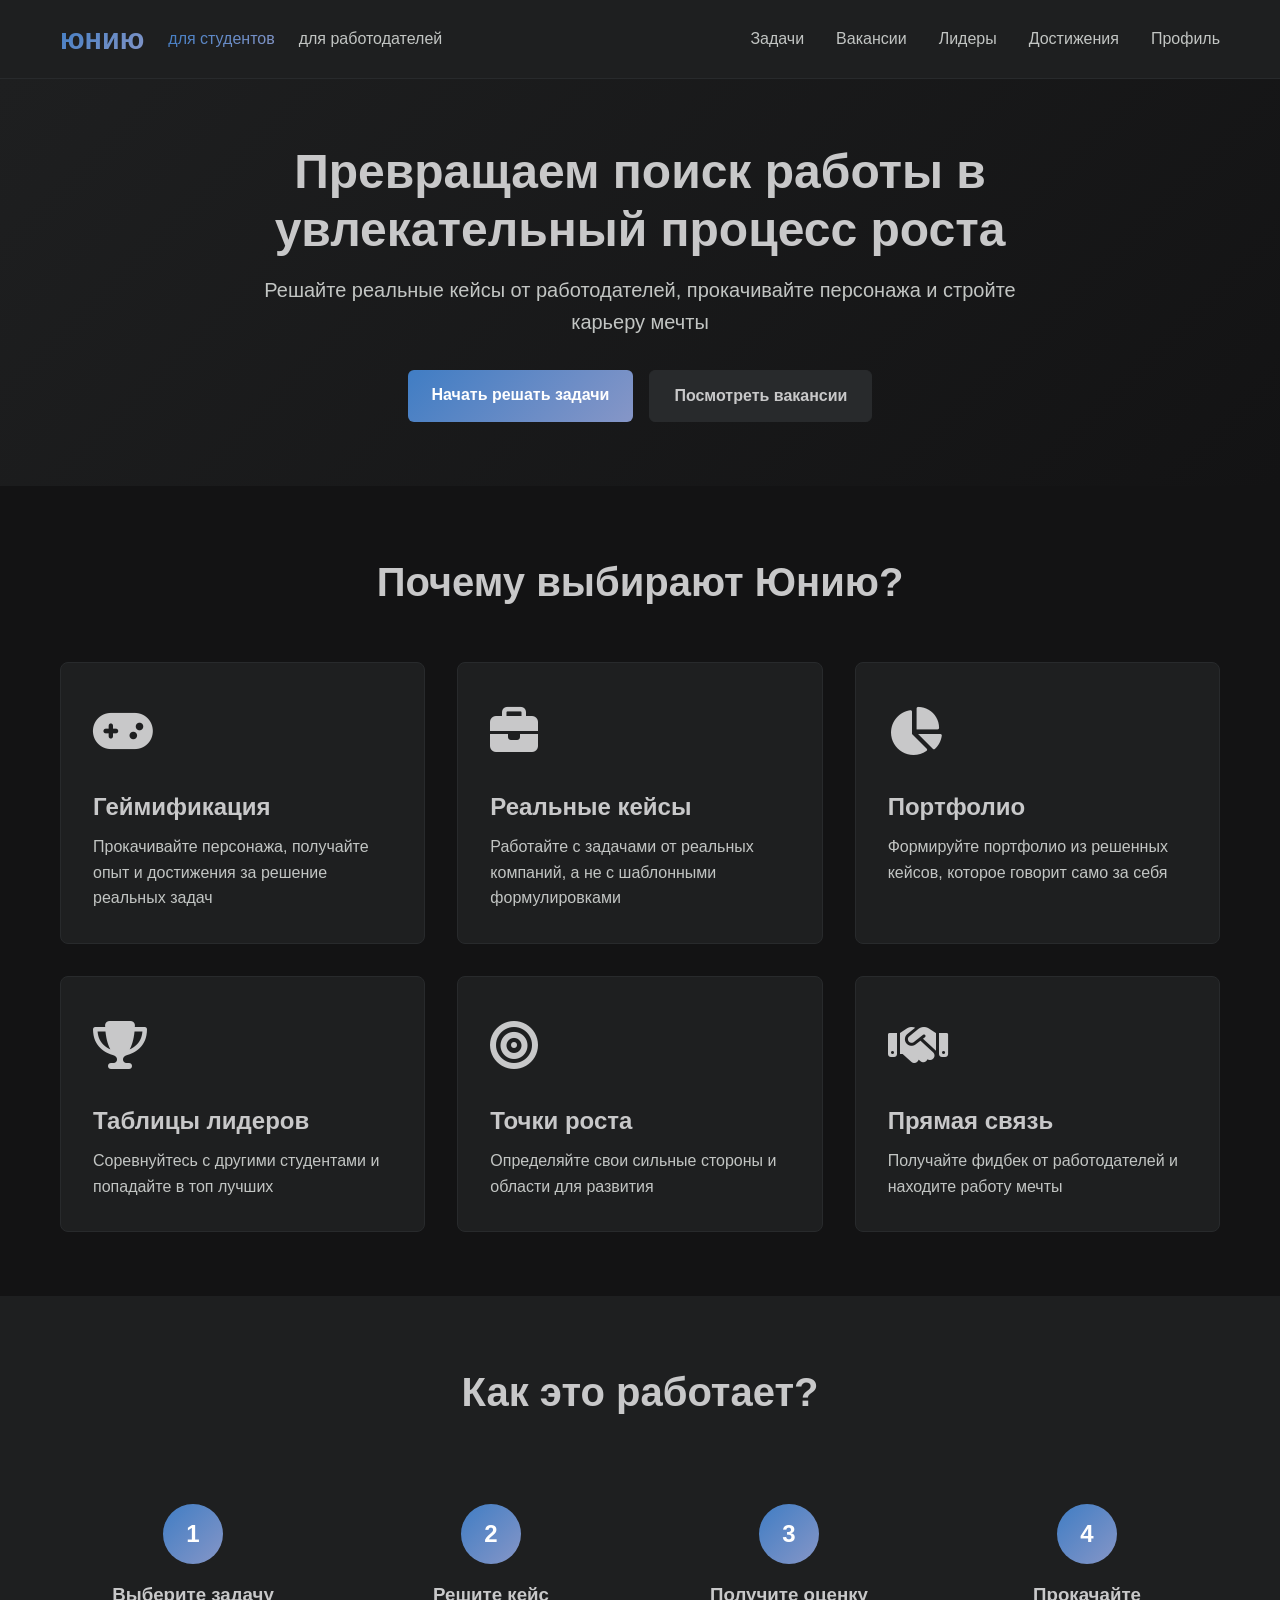
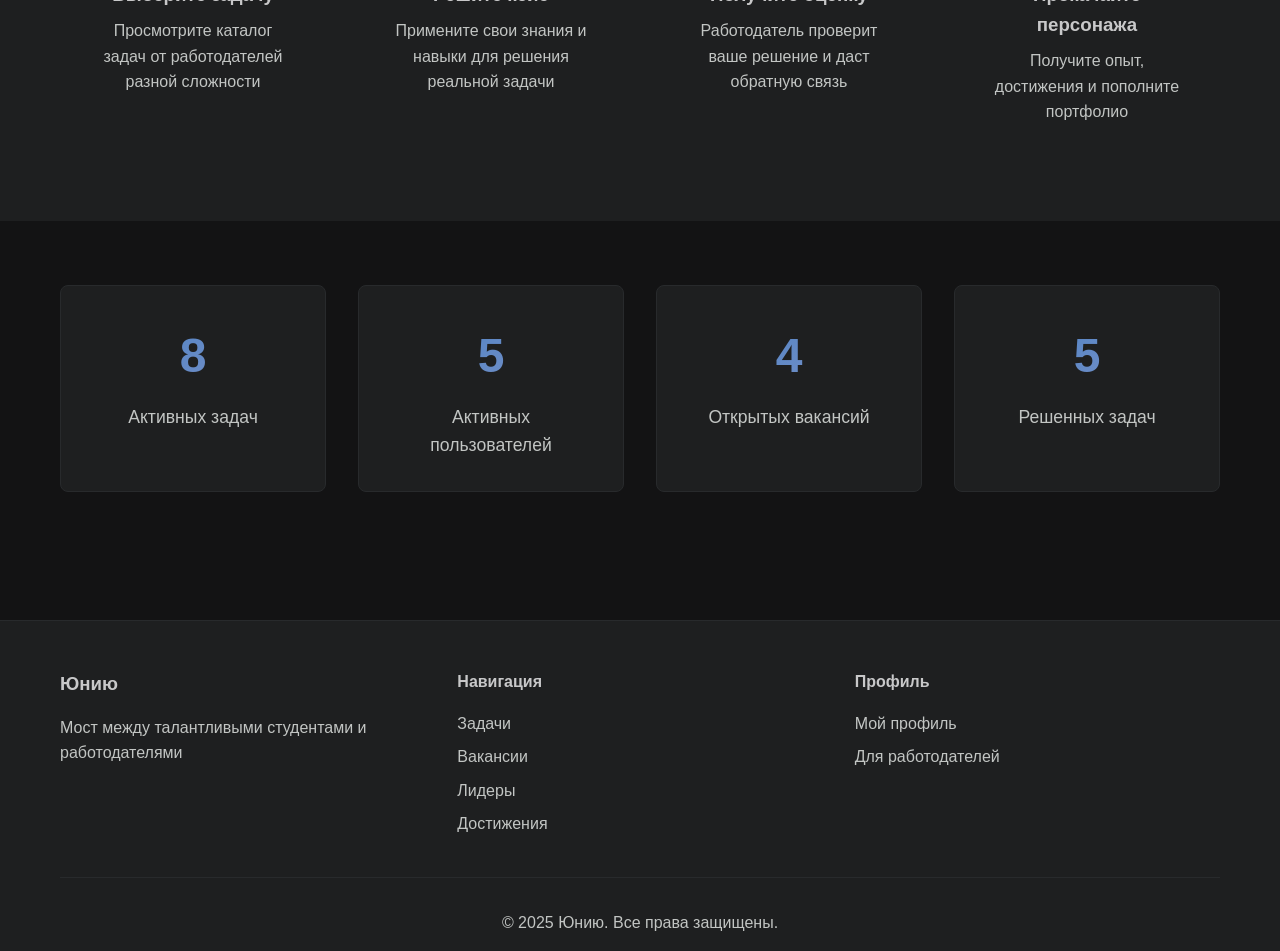
<file: index.html>
<!DOCTYPE html>
<html lang="ru">
<head>
    <meta charset="UTF-8">
    <meta name="viewport" content="width=device-width, initial-scale=1.0">
    <title>Юнию - Платформа трудоустройства студентов</title>
    <link rel="stylesheet" href="styles.css">
    <link rel="stylesheet" href="https://cdnjs.cloudflare.com/ajax/libs/font-awesome/6.4.0/css/all.min.css">
</head>
<body>
    <header class="header">
        <div class="container">
            <div class="header-content">
                <div class="logo" style="display: flex; align-items: center; gap: 1.5rem;">
                    <h1>юнию</h1>
                    <div style="display: flex; gap: 1.5rem; align-items: center;">
                        <a href="index.html" class="nav-link active">для студентов</a>
                        <a href="employer-dashboard.html" class="nav-link">для работодателей</a>
                    </div>
                </div>
                <nav class="nav">
                    <a href="tasks.html" class="nav-link">Задачи</a>
                    <a href="vacancies.html" class="nav-link">Вакансии</a>
                    <a href="leaderboard.html" class="nav-link">Лидеры</a>
                    <a href="achievements.html" class="nav-link">Достижения</a>
                    <a href="profile.html" class="nav-link">Профиль</a>
                </nav>
            </div>
        </div>
    </header>

    <main>
        <section class="hero">
            <div class="container">
                <div class="hero-content">
                    <h2 class="hero-title">Превращаем поиск работы в увлекательный процесс роста</h2>
                    <p class="hero-subtitle">Решайте реальные кейсы от работодателей, прокачивайте персонажа и стройте карьеру мечты</p>
                    <div class="hero-buttons">
                        <a href="tasks.html" class="btn btn-primary">Начать решать задачи</a>
                        <a href="vacancies.html" class="btn btn-secondary">Посмотреть вакансии</a>
                    </div>
                </div>
            </div>
        </section>

        <section class="features">
            <div class="container">
                <h2 class="section-title">Почему выбирают Юнию?</h2>
                <div class="features-grid">
                    <div class="feature-card">
                        <div class="feature-icon"><i class="fa-solid fa-gamepad"></i></div>
                        <h3>Геймификация</h3>
                        <p>Прокачивайте персонажа, получайте опыт и достижения за решение реальных задач</p>
                    </div>
                    <div class="feature-card">
                        <div class="feature-icon"><i class="fa-solid fa-briefcase"></i></div>
                        <h3>Реальные кейсы</h3>
                        <p>Работайте с задачами от реальных компаний, а не с шаблонными формулировками</p>
                    </div>
                    <div class="feature-card">
                        <div class="feature-icon"><i class="fa-solid fa-chart-pie"></i></div>
                        <h3>Портфолио</h3>
                        <p>Формируйте портфолио из решенных кейсов, которое говорит само за себя</p>
                    </div>
                    <div class="feature-card">
                        <div class="feature-icon"><i class="fa-solid fa-trophy"></i></div>
                        <h3>Таблицы лидеров</h3>
                        <p>Соревнуйтесь с другими студентами и попадайте в топ лучших</p>
                    </div>
                    <div class="feature-card">
                        <div class="feature-icon"><i class="fa-solid fa-bullseye"></i></div>
                        <h3>Точки роста</h3>
                        <p>Определяйте свои сильные стороны и области для развития</p>
                    </div>
                    <div class="feature-card">
                        <div class="feature-icon"><i class="fa-solid fa-handshake"></i></div>
                        <h3>Прямая связь</h3>
                        <p>Получайте фидбек от работодателей и находите работу мечты</p>
                    </div>
                </div>
            </div>
        </section>

        <section class="how-it-works">
            <div class="container">
                <h2 class="section-title">Как это работает?</h2>
                <div class="steps">
                    <div class="step">
                        <div class="step-number">1</div>
                        <h3>Выберите задачу</h3>
                        <p>Просмотрите каталог задач от работодателей разной сложности</p>
                    </div>
                    <div class="step">
                        <div class="step-number">2</div>
                        <h3>Решите кейс</h3>
                        <p>Примените свои знания и навыки для решения реальной задачи</p>
                    </div>
                    <div class="step">
                        <div class="step-number">3</div>
                        <h3>Получите оценку</h3>
                        <p>Работодатель проверит ваше решение и даст обратную связь</p>
                    </div>
                    <div class="step">
                        <div class="step-number">4</div>
                        <h3>Прокачайте персонажа</h3>
                        <p>Получите опыт, достижения и пополните портфолио</p>
                    </div>
                </div>
            </div>
        </section>

        <section class="stats">
            <div class="container">
                <div class="stats-grid">
                    <div class="stat-item">
                        <div class="stat-number" id="stat-tasks">0</div>
                        <div class="stat-label">Активных задач</div>
                    </div>
                    <div class="stat-item">
                        <div class="stat-number" id="stat-users">0</div>
                        <div class="stat-label">Активных пользователей</div>
                    </div>
                    <div class="stat-item">
                        <div class="stat-number" id="stat-vacancies">0</div>
                        <div class="stat-label">Открытых вакансий</div>
                    </div>
                    <div class="stat-item">
                        <div class="stat-number" id="stat-solved">0</div>
                        <div class="stat-label">Решенных задач</div>
                    </div>
                </div>
            </div>
        </section>
    </main>

    <footer class="footer">
        <div class="container">
            <div class="footer-content">
                <div class="footer-section">
                    <h3>Юнию</h3>
                    <p>Мост между талантливыми студентами и работодателями</p>
                </div>
                <div class="footer-section">
                    <h4>Навигация</h4>
                    <a href="tasks.html">Задачи</a>
                    <a href="vacancies.html">Вакансии</a>
                    <a href="leaderboard.html">Лидеры</a>
                    <a href="achievements.html">Достижения</a>
                </div>
                <div class="footer-section">
                    <h4>Профиль</h4>
                    <a href="profile.html">Мой профиль</a>
                    <a href="employer-dashboard.html">Для работодателей</a>
                </div>
            </div>
            <div class="footer-bottom">
                <p>&copy; 2025 Юнию. Все права защищены.</p>
            </div>
        </div>
    </footer>

    <script src="data.js"></script>
    <script src="script.js"></script>
    <script>
        // Обновление статистики на главной
        document.addEventListener('DOMContentLoaded', function() {
            if (typeof appData !== 'undefined') {
                document.getElementById('stat-tasks').textContent = appData.tasks.filter(t => t.status === 'active').length;
                document.getElementById('stat-users').textContent = appData.users.length;
                document.getElementById('stat-vacancies').textContent = appData.vacancies.filter(v => v.status === 'open').length;
                document.getElementById('stat-solved').textContent = appData.solutions.filter(s => s.status === 'approved').length;
            }
        });
    </script>
</body>
</html>
</file>
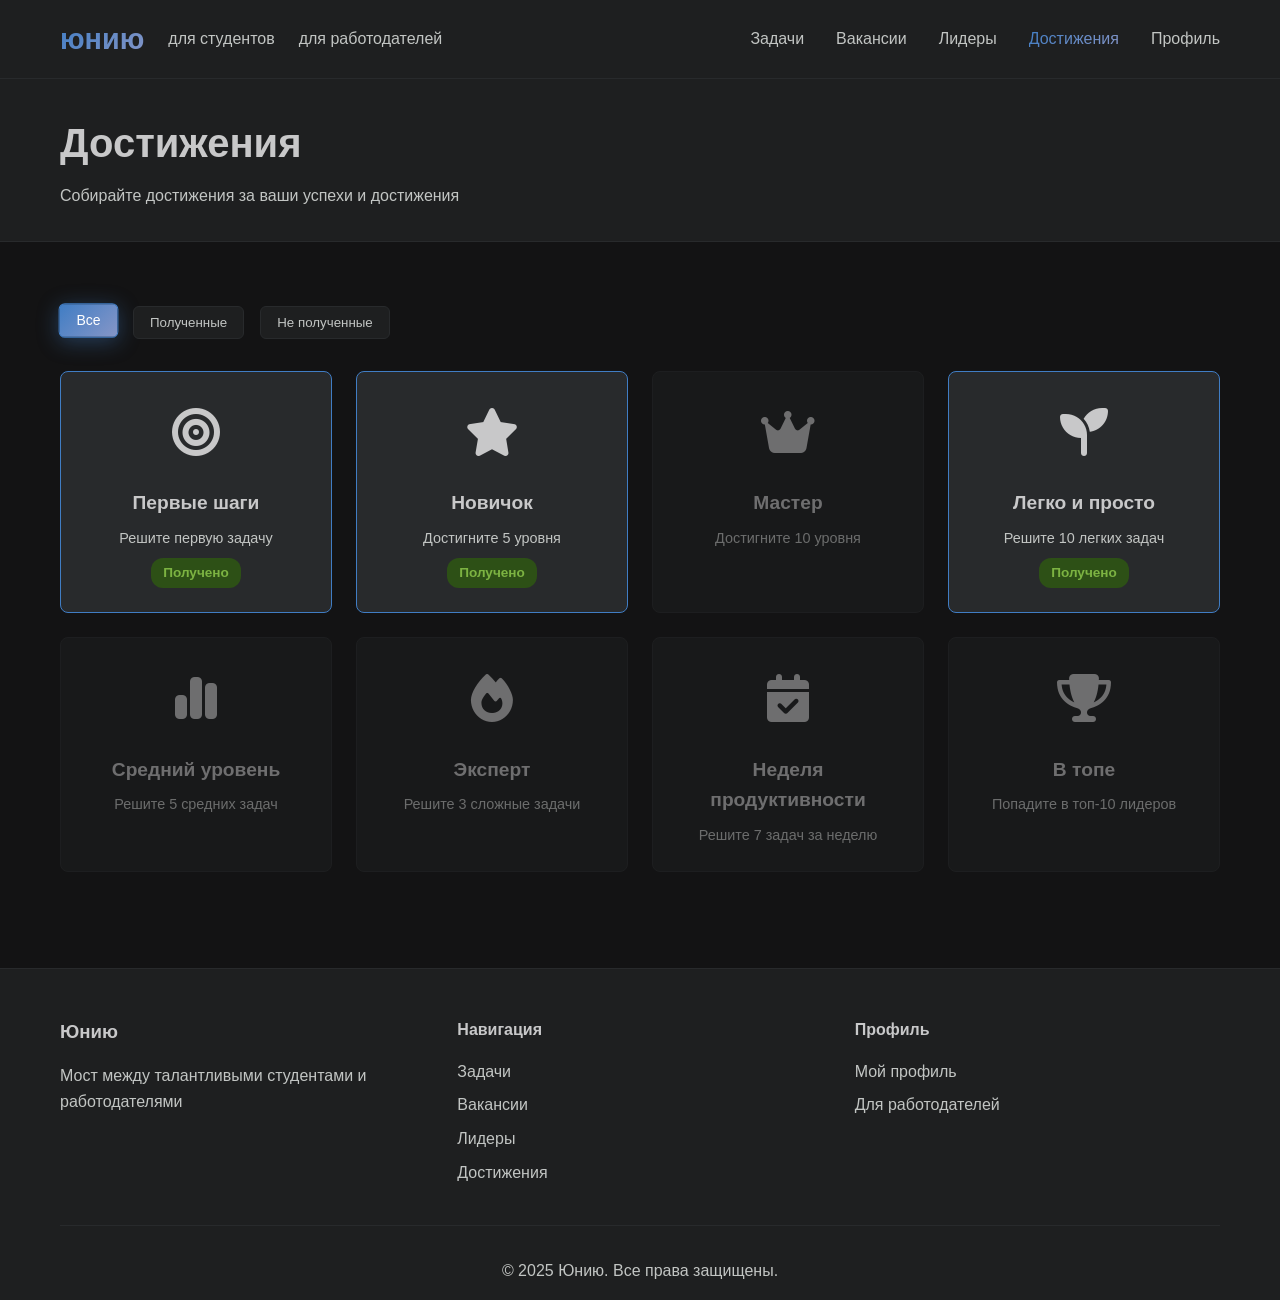
<file: achievements.html>
<!DOCTYPE html>
<html lang="ru">

<head>
    <meta charset="UTF-8">
    <meta name="viewport" content="width=device-width, initial-scale=1.0">
    <title>Достижения - Юнию</title>
    <link rel="stylesheet" href="styles.css">
    <link rel="stylesheet" href="https://cdnjs.cloudflare.com/ajax/libs/font-awesome/6.4.0/css/all.min.css">
</head>

<body>
    <header class="header">
        <div class="container">
            <div class="header-content">
                <div class="logo" style="display: flex; align-items: center; gap: 1.5rem;">
                    <h1>юнию</h1>
                    <div style="display: flex; gap: 1.5rem; align-items: center;">
                        <a href="index.html" class="nav-link">для студентов</a>
                        <a href="employer-dashboard.html" class="nav-link">для работодателей</a>
                    </div>
                </div>
                <nav class="nav">
                    <a href="tasks.html" class="nav-link">Задачи</a>
                    <a href="vacancies.html" class="nav-link">Вакансии</a>
                    <a href="leaderboard.html" class="nav-link">Лидеры</a>
                    <a href="achievements.html" class="nav-link active">Достижения</a>
                    <a href="profile.html" class="nav-link">Профиль</a>
                </nav>
            </div>
        </div>
    </header>

    <main>
        <div class="page-header">
            <div class="container">
                <h1>Достижения</h1>
                <p>Собирайте достижения за ваши успехи и достижения</p>
            </div>
        </div>

        <div class="content-section">
            <div class="container">
                <div class="leaderboard-filters">
                    <button class="filter-btn active" data-filter="all">Все</button>
                    <button class="filter-btn" data-filter="unlocked">Полученные</button>
                    <button class="filter-btn" data-filter="locked">Не полученные</button>
                </div>

                <div class="achievements-grid" id="achievements-container">
                    <!-- Загрузка через JS -->
                </div>
            </div>
        </div>
    </main>

    <footer class="footer">
        <div class="container">
            <div class="footer-content">
                <div class="footer-section">
                    <h3>Юнию</h3>
                    <p>Мост между талантливыми студентами и работодателями</p>
                </div>
                <div class="footer-section">
                    <h4>Навигация</h4>
                    <a href="tasks.html">Задачи</a>
                    <a href="vacancies.html">Вакансии</a>
                    <a href="leaderboard.html">Лидеры</a>
                    <a href="achievements.html">Достижения</a>
                </div>
                <div class="footer-section">
                    <h4>Профиль</h4>
                    <a href="profile.html">Мой профиль</a>
                    <a href="employer-dashboard.html">Для работодателей</a>
                </div>
            </div>
            <div class="footer-bottom">
                <p>&copy; 2025 Юнию. Все права защищены.</p>
            </div>
        </div>
    </footer>

    <script src="data.js"></script>
    <script src="script.js"></script>
    <script>
        document.addEventListener('DOMContentLoaded', function () {
            renderAchievements('all');
            setupFilters();
        });

        function renderAchievements(filter) {
            let achievements = appData.achievements;

            if (filter === 'unlocked') {
                achievements = achievements.filter(a => a.unlocked);
            } else if (filter === 'locked') {
                achievements = achievements.filter(a => !a.unlocked);
            }

            const container = document.getElementById('achievements-container');
            container.innerHTML = achievements.map(achievement => `
                <div class="achievement-card ${achievement.unlocked ? 'unlocked' : 'locked'}">
                    <div class="achievement-icon">${achievement.icon}</div>
                    <h3 class="achievement-title">${achievement.title}</h3>
                    <p class="achievement-desc">${achievement.description}</p>
                    ${achievement.unlocked ? '<span class="badge badge-success" style="margin-top: 0.5rem;">Получено</span>' : ''}
                </div>
            `).join('');
        }

        function setupFilters() {
            const filterBtns = document.querySelectorAll('.filter-btn');
            filterBtns.forEach(btn => {
                btn.addEventListener('click', function () {
                    filterBtns.forEach(b => b.classList.remove('active'));
                    this.classList.add('active');
                    renderAchievements(this.dataset.filter);
                });
            });
        }
    </script>
</body>

</html>
</file>
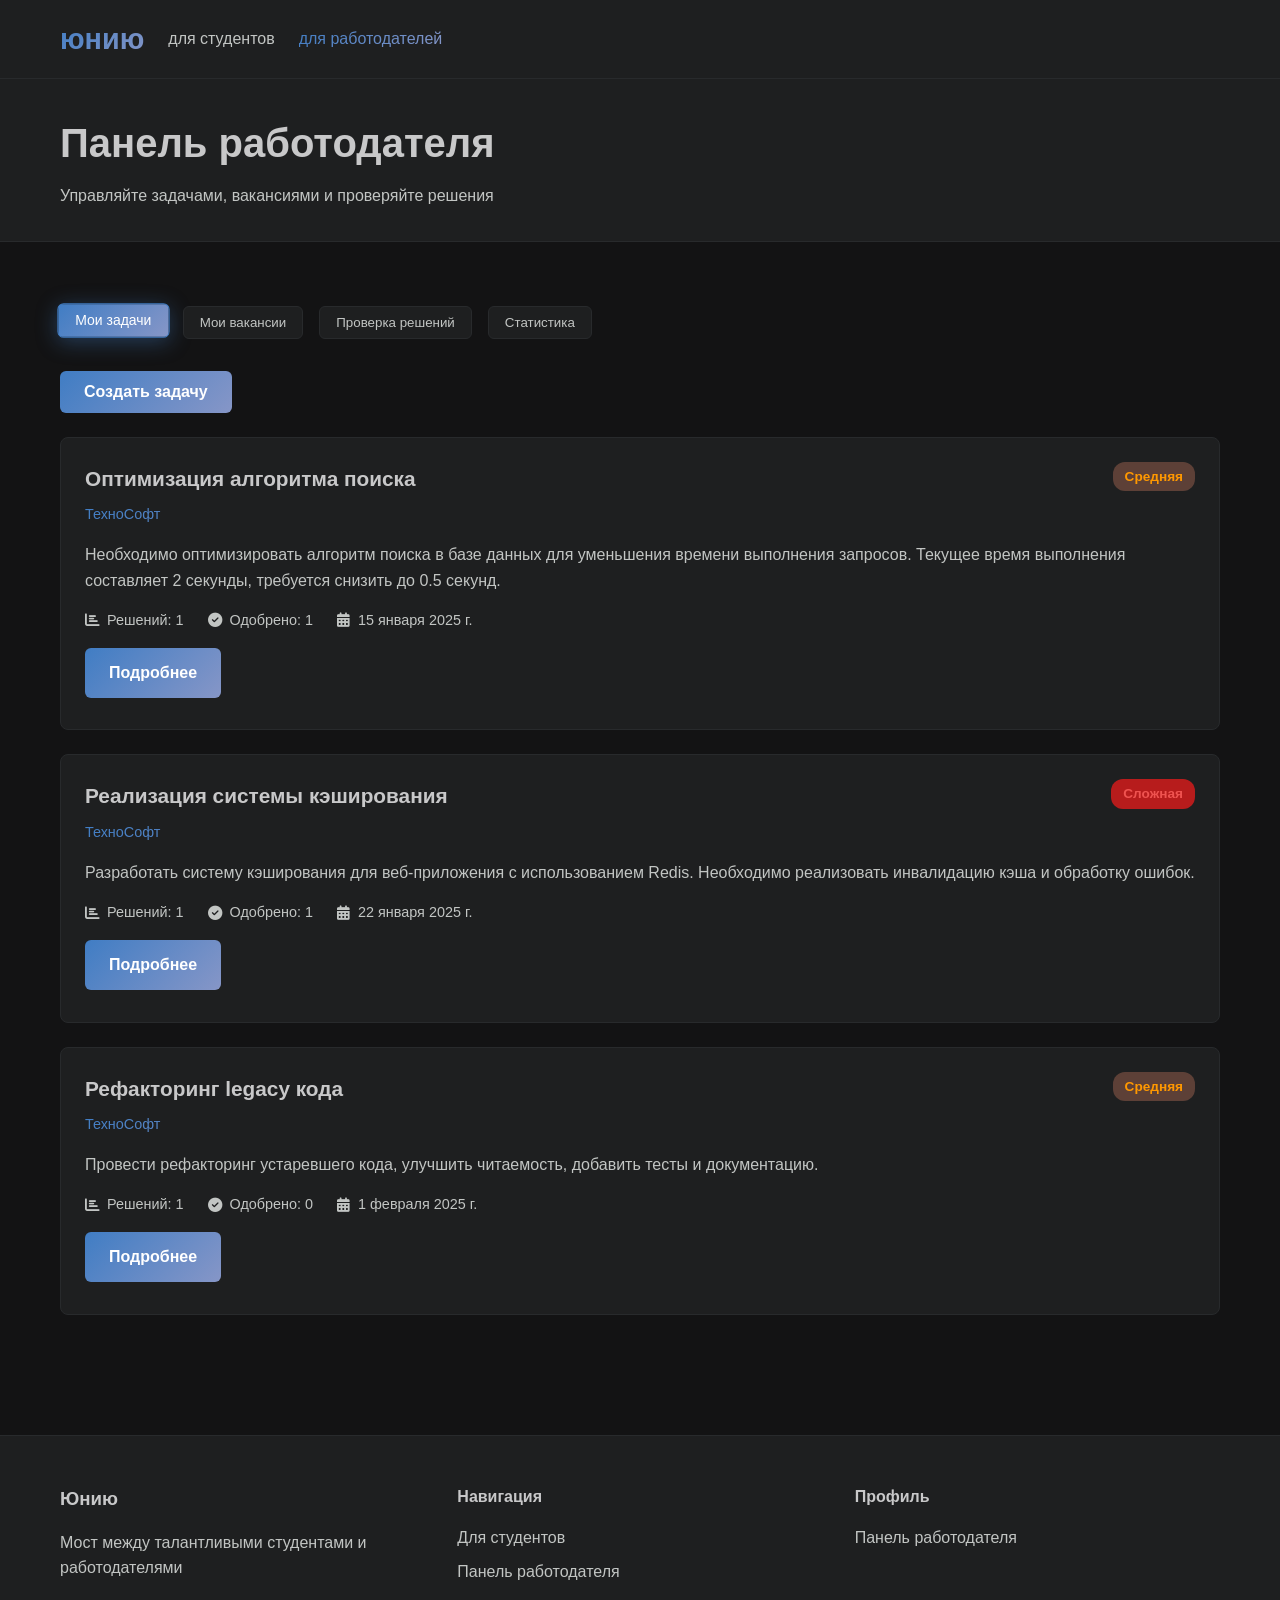
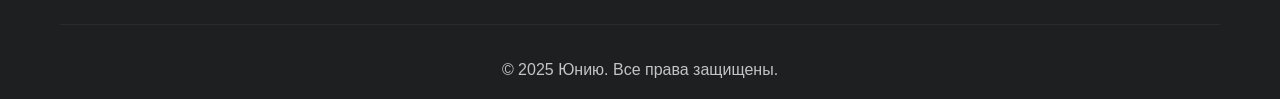
<file: employer-dashboard.html>
<!DOCTYPE html>
<html lang="ru">

<head>
    <meta charset="UTF-8">
    <meta name="viewport" content="width=device-width, initial-scale=1.0">
    <title>Панель работодателя - Юнию</title>
    <link rel="stylesheet" href="styles.css">
    <link rel="stylesheet" href="https://cdnjs.cloudflare.com/ajax/libs/font-awesome/6.4.0/css/all.min.css">
</head>

<body>
    <header class="header">
        <div class="container">
            <div class="header-content">
                <div class="logo" style="display: flex; align-items: center; gap: 1.5rem;">
                    <h1>юнию</h1>
                    <div style="display: flex; gap: 1.5rem; align-items: center;">
                        <a href="index.html" class="nav-link">для студентов</a>
                        <a href="employer-dashboard.html" class="nav-link active">для работодателей</a>
                    </div>
                </div>
            </div>
        </div>
    </header>

    <main>
        <div class="page-header">
            <div class="container">
                <h1>Панель работодателя</h1>
                <p>Управляйте задачами, вакансиями и проверяйте решения</p>
            </div>
        </div>

        <div class="content-section">
            <div class="container">
                <div class="leaderboard-filters">
                    <button class="filter-btn active" data-tab="tasks">Мои задачи</button>
                    <button class="filter-btn" data-tab="vacancies">Мои вакансии</button>
                    <button class="filter-btn" data-tab="solutions">Проверка решений</button>
                    <button class="filter-btn" data-tab="stats">Статистика</button>
                </div>

                <div id="tasks-tab" class="tab-content">
                    <div style="margin-bottom: 1.5rem;">
                        <button class="btn btn-primary" onclick="showCreateTaskForm()">Создать задачу</button>
                    </div>
                    <div id="employer-tasks">
                        <!-- Загрузка через JS -->
                    </div>
                </div>

                <div id="vacancies-tab" class="tab-content" style="display: none;">
                    <div style="margin-bottom: 1.5rem;">
                        <button class="btn btn-primary" onclick="showCreateVacancyForm()">Создать вакансию</button>
                    </div>
                    <div id="employer-vacancies">
                        <!-- Загрузка через JS -->
                    </div>
                </div>

                <div id="solutions-tab" class="tab-content" style="display: none;">
                    <div id="pending-solutions">
                        <!-- Загрузка через JS -->
                    </div>
                </div>

                <div id="stats-tab" class="tab-content" style="display: none;">
                    <div class="stats-grid">
                        <div class="stat-item">
                            <div class="stat-number" id="emp-stat-tasks">0</div>
                            <div class="stat-label">Созданных задач</div>
                        </div>
                        <div class="stat-item">
                            <div class="stat-number" id="emp-stat-vacancies">0</div>
                            <div class="stat-label">Открытых вакансий</div>
                        </div>
                        <div class="stat-item">
                            <div class="stat-number" id="emp-stat-solutions">0</div>
                            <div class="stat-label">Решений на проверке</div>
                        </div>
                        <div class="stat-item">
                            <div class="stat-number" id="emp-stat-approved">0</div>
                            <div class="stat-label">Одобренных решений</div>
                        </div>
                    </div>
                </div>
            </div>
        </div>
    </main>

    <footer class="footer">
        <div class="container">
            <div class="footer-content">
                <div class="footer-section">
                    <h3>Юнию</h3>
                    <p>Мост между талантливыми студентами и работодателями</p>
                </div>
                <div class="footer-section">
                    <h4>Навигация</h4>
                    <a href="index.html">Для студентов</a>
                    <a href="employer-dashboard.html">Панель работодателя</a>
                </div>
                <div class="footer-section">
                    <h4>Профиль</h4>
                    <a href="employer-dashboard.html">Панель работодателя</a>
                </div>
            </div>
            <div class="footer-bottom">
                <p>&copy; 2025 Юнию. Все права защищены.</p>
            </div>
        </div>
    </footer>

    <script src="data.js"></script>
    <script src="script.js"></script>
    <script>
        const currentEmployerId = 1; // Текущий работодатель

        document.addEventListener('DOMContentLoaded', function () {
            loadEmployerTasks();
            setupTabs();
            loadStats();
        });

        function setupTabs() {
            const filterBtns = document.querySelectorAll('.filter-btn');
            filterBtns.forEach(btn => {
                btn.addEventListener('click', function () {
                    const tab = this.dataset.tab;

                    // Убираем активность со всех кнопок и скрываем все табы
                    filterBtns.forEach(b => b.classList.remove('active'));
                    document.querySelectorAll('.tab-content').forEach(t => t.style.display = 'none');

                    // Активируем выбранную кнопку и показываем таб
                    this.classList.add('active');
                    document.getElementById(tab + '-tab').style.display = 'block';

                    // Загружаем данные для таба
                    if (tab === 'tasks') {
                        loadEmployerTasks();
                    } else if (tab === 'vacancies') {
                        loadEmployerVacancies();
                    } else if (tab === 'solutions') {
                        loadPendingSolutions();
                    } else if (tab === 'stats') {
                        loadStats();
                    }
                });
            });
        }

        function loadEmployerTasks() {
            const tasks = getEmployerTasks(currentEmployerId);
            const container = document.getElementById('employer-tasks');

            if (tasks.length === 0) {
                container.innerHTML = '<p style="text-align: center; color: var(--gray-white); padding: 2rem;">Нет созданных задач</p>';
                return;
            }

            container.innerHTML = tasks.map(task => {
                const difficultyClass = `difficulty-${task.difficulty}`;
                const difficultyText = getDifficultyText(task.difficulty);
                const solutionsCount = appData.solutions.filter(s => s.taskId === task.id).length;
                const approvedCount = appData.solutions.filter(s => s.taskId === task.id && s.status === 'approved').length;

                return `
                    <div class="task-card">
                        <div class="task-header">
                            <div>
                                <h3 class="task-title">${task.title}</h3>
                                <div class="task-company">${task.company}</div>
                            </div>
                            <span class="task-difficulty ${difficultyClass}">${difficultyText}</span>
                        </div>
                        <p class="card-content">${task.description}</p>
                        <div class="task-meta">
                            <span><i class="fa-solid fa-chart-bar"></i> Решений: ${solutionsCount}</span>
                            <span><i class="fa-solid fa-check-circle"></i> Одобрено: ${approvedCount}</span>
                            <span><i class="fa-solid fa-calendar-alt"></i> ${formatDate(task.createdAt)}</span>
                        </div>
                        <div style="margin-top: 1rem;">
                            <a href="task-detail.html?id=${task.id}" class="btn btn-primary">Подробнее</a>
                        </div>
                    </div>
                `;
            }).join('');
        }

        function loadEmployerVacancies() {
            const vacancies = getEmployerVacancies(currentEmployerId);
            const container = document.getElementById('employer-vacancies');

            if (vacancies.length === 0) {
                container.innerHTML = '<p style="text-align: center; color: var(--gray-white); padding: 2rem;">Нет созданных вакансий</p>';
                return;
            }

            container.innerHTML = vacancies.map(vacancy => {
                return `
                    <div class="vacancy-card">
                        <div class="vacancy-header">
                            <div>
                                <h3 class="vacancy-title">${vacancy.title}</h3>
                                <div class="vacancy-company">${vacancy.company}</div>
                            </div>
                            <div class="vacancy-salary">${vacancy.salary}</div>
                        </div>
                        <p class="card-content">${vacancy.description}</p>
                        <div class="task-meta">
                            <span><i class="fa-solid fa-calendar-alt"></i> ${formatDate(vacancy.createdAt)}</span>
                            <span><i class="fa-solid fa-chart-bar"></i> Статус: ${vacancy.status === 'open' ? 'Открыта' : 'Закрыта'}</span>
                        </div>
                        <div style="margin-top: 1rem;">
                            <a href="vacancy-detail.html?id=${vacancy.id}" class="btn btn-primary">Подробнее</a>
                        </div>
                    </div>
                `;
            }).join('');
        }

        function loadPendingSolutions() {
            // Получаем все задачи работодателя
            const employerTasks = getEmployerTasks(currentEmployerId);
            const taskIds = employerTasks.map(t => t.id);

            // Получаем все решения на проверке для этих задач
            const pendingSolutions = appData.solutions.filter(s =>
                taskIds.includes(s.taskId) && s.status === 'pending'
            );

            const container = document.getElementById('pending-solutions');

            if (pendingSolutions.length === 0) {
                container.innerHTML = '<p style="text-align: center; color: var(--gray-white); padding: 2rem;">Нет решений на проверке</p>';
                return;
            }

            container.innerHTML = pendingSolutions.map(solution => {
                const task = appData.tasks.find(t => t.id === solution.taskId);
                const user = appData.users.find(u => u.id === solution.userId);

                return `
                    <div class="card" style="margin-bottom: 1.5rem;">
                        <div style="display: flex; justify-content: space-between; align-items: start; margin-bottom: 1rem;">
                            <div>
                                <h3 style="color: var(--white);">${task.title}</h3>
                                <p style="color: var(--gray-white);">Решение от: ${user.name}</p>
                                <p style="color: var(--gray-white); font-size: 0.9rem;">${formatDate(solution.completedAt)}</p>
                            </div>
                            <span class="badge badge-warning">На проверке</span>
                        </div>
                        <div style="margin: 1rem 0;">
                            <label class="form-label">Фидбек</label>
                            <textarea class="form-textarea" id="feedback-${solution.id}" placeholder="Оставьте фидбек по решению..."></textarea>
                        </div>
                        <div>
                            <button class="btn btn-primary" onclick="approveSolution(${solution.id})">Одобрить</button>
                            <button class="btn btn-secondary" onclick="rejectSolution(${solution.id})" style="margin-left: 0.5rem;">Отклонить</button>
                        </div>
                    </div>
                `;
            }).join('');
        }

        function loadStats() {
            const tasks = getEmployerTasks(currentEmployerId);
            const vacancies = getEmployerVacancies(currentEmployerId);
            const taskIds = tasks.map(t => t.id);
            const pendingSolutions = appData.solutions.filter(s =>
                taskIds.includes(s.taskId) && s.status === 'pending'
            );
            const approvedSolutions = appData.solutions.filter(s =>
                taskIds.includes(s.taskId) && s.status === 'approved'
            );

            document.getElementById('emp-stat-tasks').textContent = tasks.length;
            document.getElementById('emp-stat-vacancies').textContent = vacancies.filter(v => v.status === 'open').length;
            document.getElementById('emp-stat-solutions').textContent = pendingSolutions.length;
            document.getElementById('emp-stat-approved').textContent = approvedSolutions.length;
        }

        function approveSolution(solutionId) {
            const solution = appData.solutions.find(s => s.id === solutionId);
            if (!solution) return;

            const feedback = document.getElementById(`feedback-${solutionId}`).value;
            solution.status = 'approved';
            solution.feedback = feedback || 'Решение одобрено!';

            alert('Решение одобрено!');
            loadPendingSolutions();
            loadStats();
        }

        function rejectSolution(solutionId) {
            const solution = appData.solutions.find(s => s.id === solutionId);
            if (!solution) return;

            const feedback = document.getElementById(`feedback-${solutionId}`).value;
            solution.status = 'rejected';
            solution.feedback = feedback || 'Решение отклонено.';

            alert('Решение отклонено.');
            loadPendingSolutions();
            loadStats();
        }

        function showCreateTaskForm() {
            const form = prompt('Введите название задачи:');
            if (form) {
                alert('В реальном приложении здесь была бы форма создания задачи. Задача будет отправлена на модерацию администрации.');
            }
        }

        function showCreateVacancyForm() {
            alert('В реальном приложении здесь была бы форма создания вакансии.');
        }
    </script>
</body>

</html>
</file>
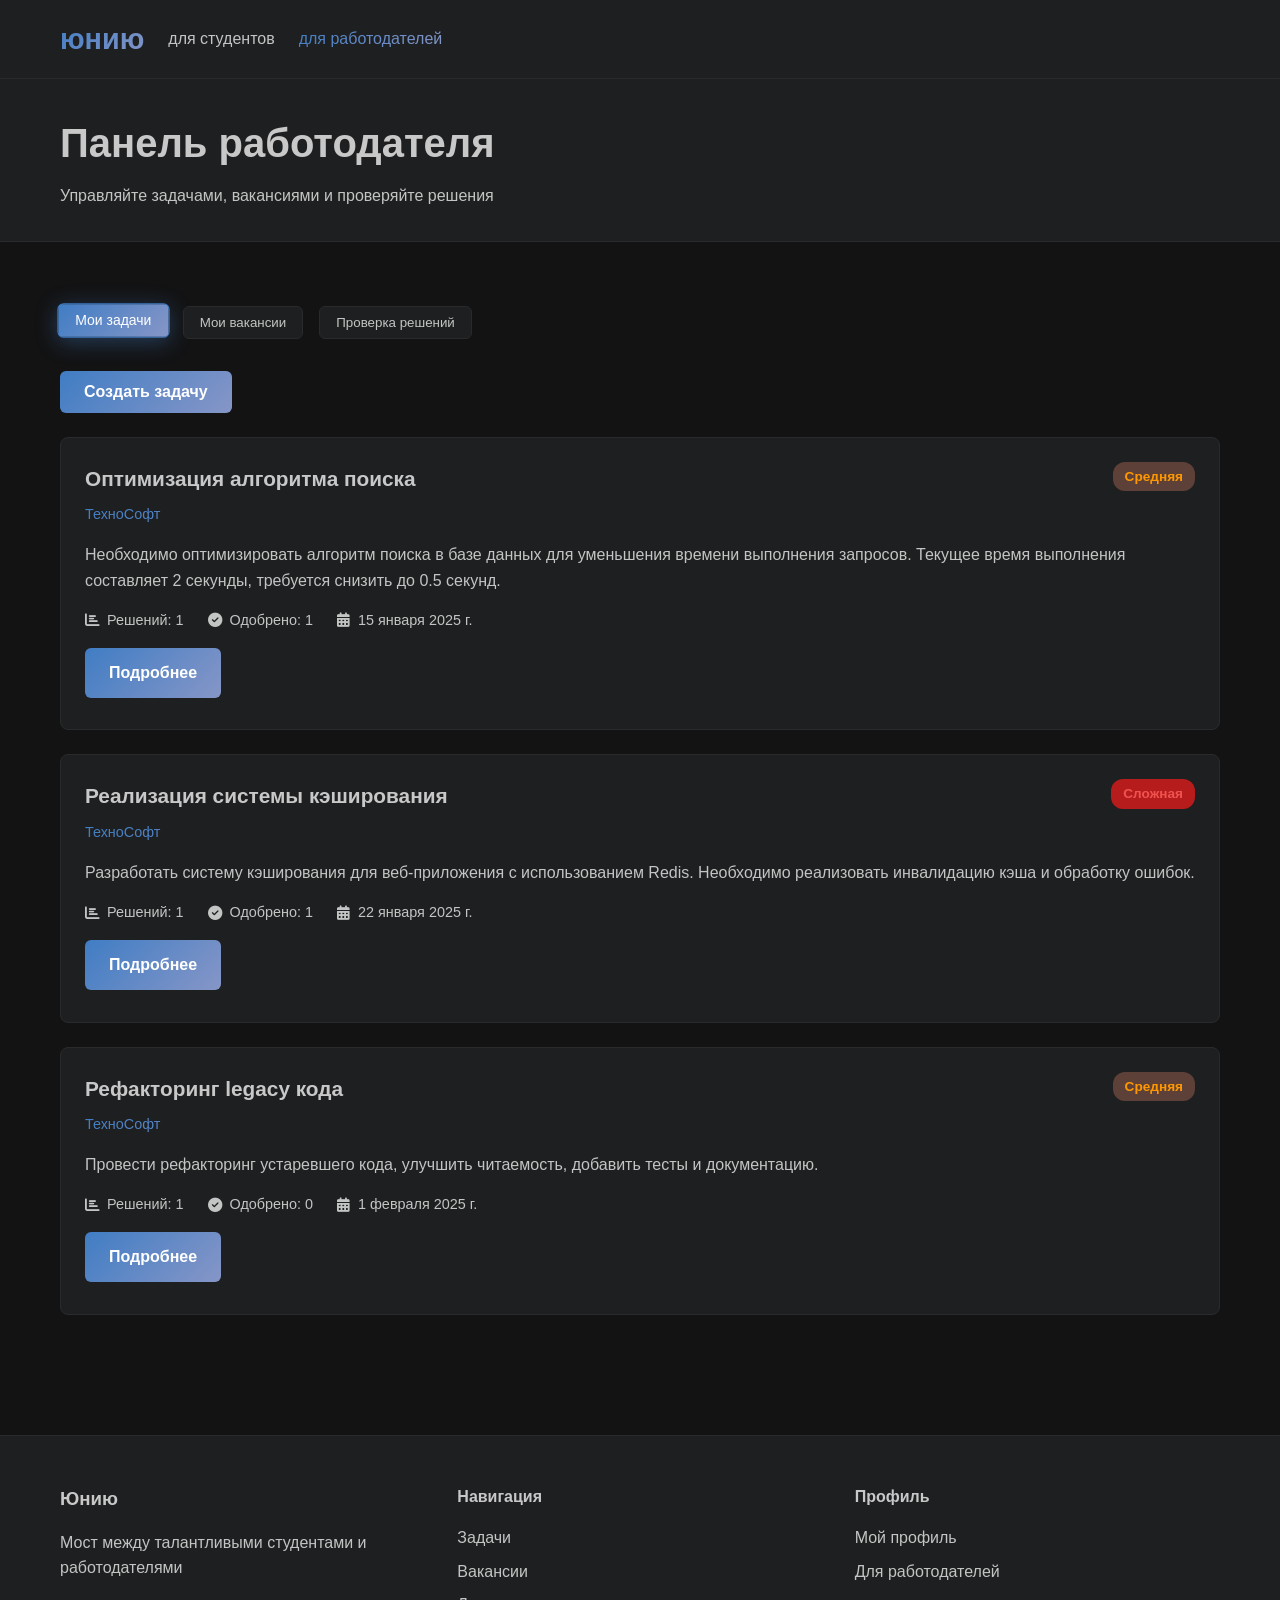
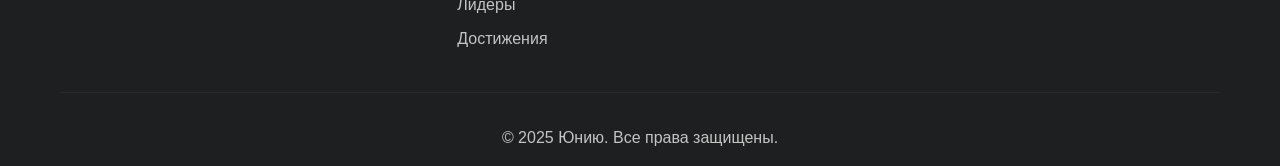
<file: employer-profile.html>
<!DOCTYPE html>
<html lang="ru">

<head>
    <meta charset="UTF-8">
    <meta name="viewport" content="width=device-width, initial-scale=1.0">
    <title>Профиль работодателя - Юнию</title>
    <link rel="stylesheet" href="styles.css">
    <link rel="stylesheet" href="https://cdnjs.cloudflare.com/ajax/libs/font-awesome/6.4.0/css/all.min.css">
</head>

<body>
    <header class="header">
        <div class="container">
            <div class="header-content">
                <div class="logo" style="display: flex; align-items: center; gap: 1.5rem;">
                    <h1>юнию</h1>
                    <div style="display: flex; gap: 1.5rem; align-items: center;">
                        <a href="index.html" class="nav-link">для студентов</a>
                        <a href="employer-dashboard.html" class="nav-link active">для работодателей</a>
                    </div>
                </div>
            </div>
        </div>
    </header>

    <main>
        <div class="page-header">
            <div class="container">
                <h1>Панель работодателя</h1>
                <p>Управляйте задачами, вакансиями и проверяйте решения</p>
            </div>
        </div>

        <div class="content-section">
            <div class="container">
                <div class="leaderboard-filters">
                    <button class="filter-btn active" data-tab="tasks">Мои задачи</button>
                    <button class="filter-btn" data-tab="vacancies">Мои вакансии</button>
                    <button class="filter-btn" data-tab="solutions">Проверка решений</button>
                </div>

                <div id="tasks-tab" class="tab-content">
                    <div style="margin-bottom: 1.5rem;">
                        <button class="btn btn-primary" onclick="showCreateTaskForm()">Создать задачу</button>
                    </div>
                    <div id="employer-tasks">
                        <!-- Загрузка через JS -->
                    </div>
                </div>

                <div id="vacancies-tab" class="tab-content" style="display: none;">
                    <div style="margin-bottom: 1.5rem;">
                        <button class="btn btn-primary" onclick="showCreateVacancyForm()">Создать вакансию</button>
                    </div>
                    <div id="employer-vacancies">
                        <!-- Загрузка через JS -->
                    </div>
                </div>

                <div id="solutions-tab" class="tab-content" style="display: none;">
                    <div id="pending-solutions">
                        <!-- Загрузка через JS -->
                    </div>
                </div>
            </div>
        </div>
    </main>

    <footer class="footer">
        <div class="container">
            <div class="footer-content">
                <div class="footer-section">
                    <h3>Юнию</h3>
                    <p>Мост между талантливыми студентами и работодателями</p>
                </div>
                <div class="footer-section">
                    <h4>Навигация</h4>
                    <a href="tasks.html">Задачи</a>
                    <a href="vacancies.html">Вакансии</a>
                    <a href="leaderboard.html">Лидеры</a>
                    <a href="achievements.html">Достижения</a>
                </div>
                <div class="footer-section">
                    <h4>Профиль</h4>
                    <a href="profile.html">Мой профиль</a>
                    <a href="employer-dashboard.html">Для работодателей</a>
                </div>
            </div>
            <div class="footer-bottom">
                <p>&copy; 2025 Юнию. Все права защищены.</p>
            </div>
        </div>
    </footer>

    <script src="data.js"></script>
    <script src="script.js"></script>
    <script>
        const currentEmployerId = 1; // Текущий работодатель

        document.addEventListener('DOMContentLoaded', function () {
            loadEmployerTasks();
            setupTabs();
        });

        function setupTabs() {
            const filterBtns = document.querySelectorAll('.filter-btn');
            filterBtns.forEach(btn => {
                btn.addEventListener('click', function () {
                    const tab = this.dataset.tab;

                    // Убираем активность со всех кнопок и скрываем все табы
                    filterBtns.forEach(b => b.classList.remove('active'));
                    document.querySelectorAll('.tab-content').forEach(t => t.style.display = 'none');

                    // Активируем выбранную кнопку и показываем таб
                    this.classList.add('active');
                    document.getElementById(tab + '-tab').style.display = 'block';

                    // Загружаем данные для таба
                    if (tab === 'tasks') {
                        loadEmployerTasks();
                    } else if (tab === 'vacancies') {
                        loadEmployerVacancies();
                    } else if (tab === 'solutions') {
                        loadPendingSolutions();
                    }
                });
            });
        }

        function loadEmployerTasks() {
            const tasks = getEmployerTasks(currentEmployerId);
            const container = document.getElementById('employer-tasks');

            if (tasks.length === 0) {
                container.innerHTML = '<p style="text-align: center; color: var(--gray-white); padding: 2rem;">Нет созданных задач</p>';
                return;
            }

            container.innerHTML = tasks.map(task => {
                const difficultyClass = `difficulty-${task.difficulty}`;
                const difficultyText = getDifficultyText(task.difficulty);
                const solutionsCount = appData.solutions.filter(s => s.taskId === task.id).length;
                const approvedCount = appData.solutions.filter(s => s.taskId === task.id && s.status === 'approved').length;

                return `
                    <div class="task-card">
                        <div class="task-header">
                            <div>
                                <h3 class="task-title">${task.title}</h3>
                                <div class="task-company">${task.company}</div>
                            </div>
                            <span class="task-difficulty ${difficultyClass}">${difficultyText}</span>
                        </div>
                        <p class="card-content">${task.description}</p>
                        <div class="task-meta">
                            <span><i class="fa-solid fa-chart-bar"></i> Решений: ${solutionsCount}</span>
                            <span><i class="fa-solid fa-check-circle"></i> Одобрено: ${approvedCount}</span>
                            <span><i class="fa-solid fa-calendar-alt"></i> ${formatDate(task.createdAt)}</span>
                        </div>
                        <div style="margin-top: 1rem;">
                            <a href="task-detail.html?id=${task.id}" class="btn btn-primary">Подробнее</a>
                        </div>
                    </div>
                `;
            }).join('');
        }

        function loadEmployerVacancies() {
            const vacancies = getEmployerVacancies(currentEmployerId);
            const container = document.getElementById('employer-vacancies');

            if (vacancies.length === 0) {
                container.innerHTML = '<p style="text-align: center; color: var(--gray-white); padding: 2rem;">Нет созданных вакансий</p>';
                return;
            }

            container.innerHTML = vacancies.map(vacancy => {
                return `
                    <div class="vacancy-card">
                        <div class="vacancy-header">
                            <div>
                                <h3 class="vacancy-title">${vacancy.title}</h3>
                                <div class="vacancy-company">${vacancy.company}</div>
                            </div>
                            <div class="vacancy-salary">${vacancy.salary}</div>
                        </div>
                        <p class="card-content">${vacancy.description}</p>
                        <div class="task-meta">
                            <span><i class="fa-solid fa-calendar-alt"></i> ${formatDate(vacancy.createdAt)}</span>
                            <span><i class="fa-solid fa-chart-bar"></i> Статус: ${vacancy.status === 'open' ? 'Открыта' : 'Закрыта'}</span>
                        </div>
                        <div style="margin-top: 1rem;">
                            <a href="vacancy-detail.html?id=${vacancy.id}" class="btn btn-primary">Подробнее</a>
                        </div>
                    </div>
                `;
            }).join('');
        }

        function loadPendingSolutions() {
            // Получаем все задачи работодателя
            const employerTasks = getEmployerTasks(currentEmployerId);
            const taskIds = employerTasks.map(t => t.id);

            // Получаем все решения на проверке для этих задач
            const pendingSolutions = appData.solutions.filter(s =>
                taskIds.includes(s.taskId) && s.status === 'pending'
            );

            const container = document.getElementById('pending-solutions');

            if (pendingSolutions.length === 0) {
                container.innerHTML = '<p style="text-align: center; color: var(--gray-white); padding: 2rem;">Нет решений на проверке</p>';
                return;
            }

            container.innerHTML = pendingSolutions.map(solution => {
                const task = appData.tasks.find(t => t.id === solution.taskId);
                const user = appData.users.find(u => u.id === solution.userId);

                return `
                    <div class="card" style="margin-bottom: 1.5rem;">
                        <div style="display: flex; justify-content: space-between; align-items: start; margin-bottom: 1rem;">
                            <div>
                                <h3 style="color: var(--white);">${task.title}</h3>
                                <p style="color: var(--gray-white);">Решение от: ${user.name}</p>
                                <p style="color: var(--gray-white); font-size: 0.9rem;">${formatDate(solution.completedAt)}</p>
                            </div>
                            <span class="badge badge-warning">На проверке</span>
                        </div>
                        <div style="margin: 1rem 0;">
                            <label class="form-label">Фидбек</label>
                            <textarea class="form-textarea" id="feedback-${solution.id}" placeholder="Оставьте фидбек по решению..."></textarea>
                        </div>
                        <div>
                            <button class="btn btn-primary" onclick="approveSolution(${solution.id})">Одобрить</button>
                            <button class="btn btn-secondary" onclick="rejectSolution(${solution.id})" style="margin-left: 0.5rem;">Отклонить</button>
                        </div>
                    </div>
                `;
            }).join('');
        }

        function approveSolution(solutionId) {
            const solution = appData.solutions.find(s => s.id === solutionId);
            if (!solution) return;

            const feedback = document.getElementById(`feedback-${solutionId}`).value;
            solution.status = 'approved';
            solution.feedback = feedback || 'Решение одобрено!';

            alert('Решение одобрено!');
            loadPendingSolutions();
        }

        function rejectSolution(solutionId) {
            const solution = appData.solutions.find(s => s.id === solutionId);
            if (!solution) return;

            const feedback = document.getElementById(`feedback-${solutionId}`).value;
            solution.status = 'rejected';
            solution.feedback = feedback || 'Решение отклонено.';

            alert('Решение отклонено.');
            loadPendingSolutions();
        }

        function showCreateTaskForm() {
            const form = prompt('Введите название задачи:');
            if (form) {
                alert('В реальном приложении здесь была бы форма создания задачи. Задача будет отправлена на модерацию администрации.');
            }
        }

        function showCreateVacancyForm() {
            alert('В реальном приложении здесь была бы форма создания вакансии.');
        }
    </script>
</body>

</html>
</file>
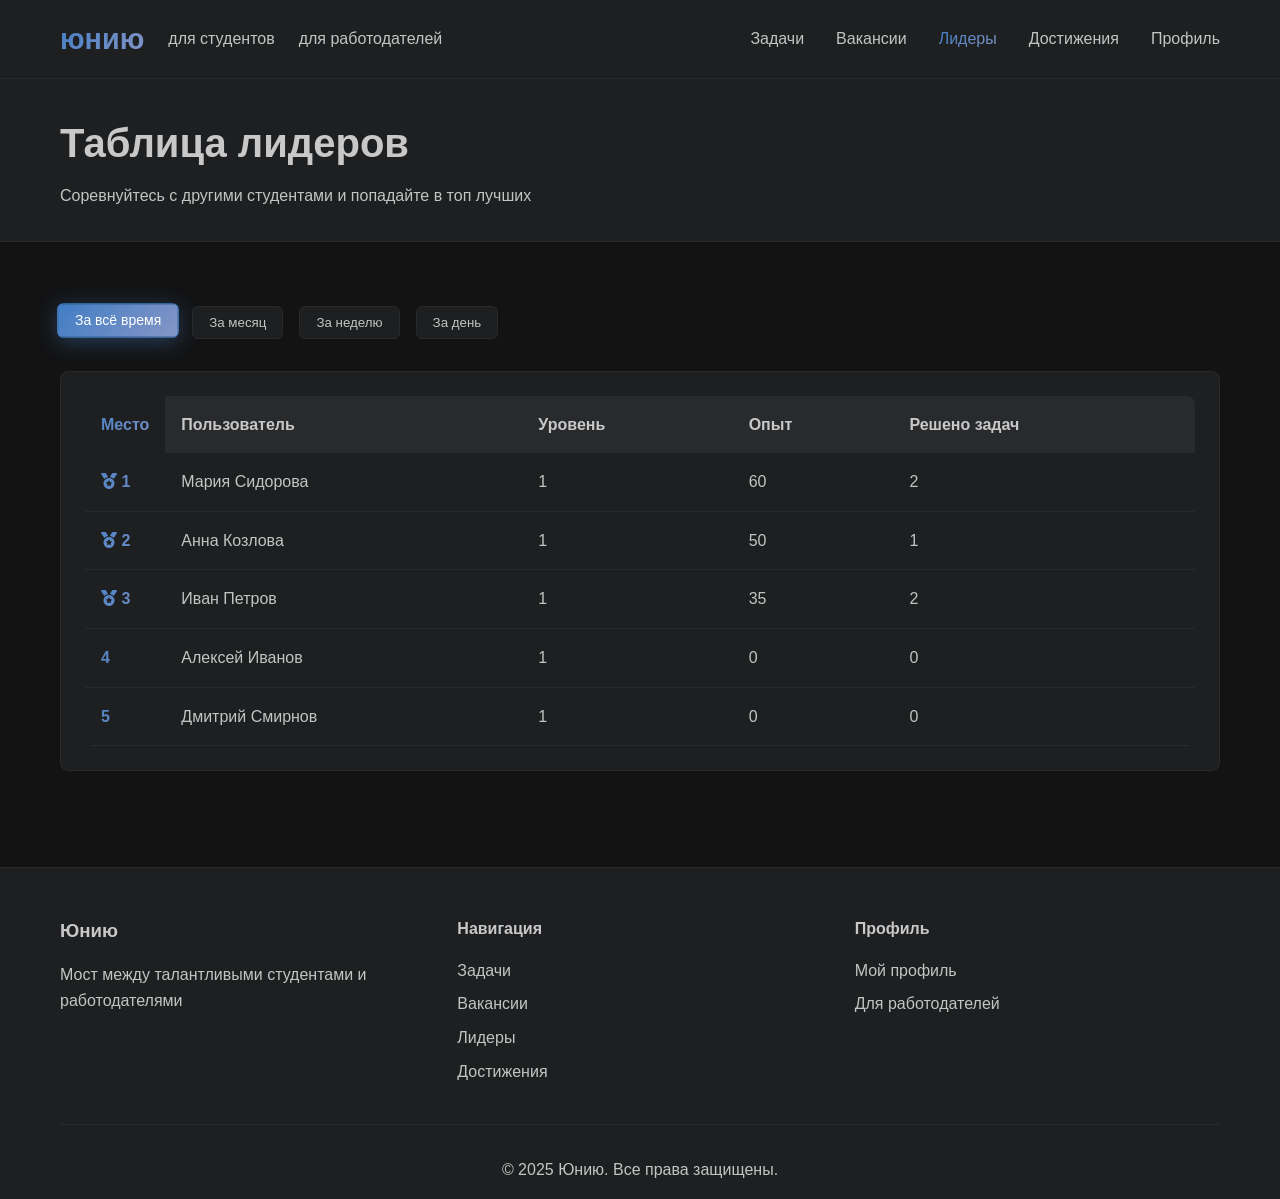
<file: leaderboard.html>
<!DOCTYPE html>
<html lang="ru">

<head>
    <meta charset="UTF-8">
    <meta name="viewport" content="width=device-width, initial-scale=1.0">
    <title>Таблица лидеров - Юнию</title>
    <link rel="stylesheet" href="styles.css">
    <link rel="stylesheet" href="https://cdnjs.cloudflare.com/ajax/libs/font-awesome/6.4.0/css/all.min.css">
</head>

<body>
    <header class="header">
        <div class="container">
            <div class="header-content">
                <div class="logo" style="display: flex; align-items: center; gap: 1.5rem;">
                    <h1>юнию</h1>
                    <div style="display: flex; gap: 1.5rem; align-items: center;">
                        <a href="index.html" class="nav-link">для студентов</a>
                        <a href="employer-dashboard.html" class="nav-link">для работодателей</a>
                    </div>
                </div>
                <nav class="nav">
                    <a href="tasks.html" class="nav-link">Задачи</a>
                    <a href="vacancies.html" class="nav-link">Вакансии</a>
                    <a href="leaderboard.html" class="nav-link active">Лидеры</a>
                    <a href="achievements.html" class="nav-link">Достижения</a>
                    <a href="profile.html" class="nav-link">Профиль</a>
                </nav>
            </div>
        </div>
    </header>

    <main>
        <div class="page-header">
            <div class="container">
                <h1>Таблица лидеров</h1>
                <p>Соревнуйтесь с другими студентами и попадайте в топ лучших</p>
            </div>
        </div>

        <div class="content-section">
            <div class="container">
                <div class="leaderboard-filters">
                    <button class="filter-btn active" data-period="all">За всё время</button>
                    <button class="filter-btn" data-period="month">За месяц</button>
                    <button class="filter-btn" data-period="week">За неделю</button>
                    <button class="filter-btn" data-period="day">За день</button>
                </div>

                <div class="card">
                    <table class="leaderboard-table">
                        <thead>
                            <tr>
                                <th class="leaderboard-rank">Место</th>
                                <th>Пользователь</th>
                                <th>Уровень</th>
                                <th>Опыт</th>
                                <th>Решено задач</th>
                            </tr>
                        </thead>
                        <tbody id="leaderboard-body">
                            <!-- Загрузка через JS -->
                        </tbody>
                    </table>
                </div>
            </div>
        </div>
    </main>

    <footer class="footer">
        <div class="container">
            <div class="footer-content">
                <div class="footer-section">
                    <h3>Юнию</h3>
                    <p>Мост между талантливыми студентами и работодателями</p>
                </div>
                <div class="footer-section">
                    <h4>Навигация</h4>
                    <a href="tasks.html">Задачи</a>
                    <a href="vacancies.html">Вакансии</a>
                    <a href="leaderboard.html">Лидеры</a>
                    <a href="achievements.html">Достижения</a>
                </div>
                <div class="footer-section">
                    <h4>Профиль</h4>
                    <a href="profile.html">Мой профиль</a>
                    <a href="employer-dashboard.html">Для работодателей</a>
                </div>
            </div>
            <div class="footer-bottom">
                <p>&copy; 2025 Юнию. Все права защищены.</p>
            </div>
        </div>
    </footer>

    <script src="data.js"></script>
    <script src="script.js"></script>
    <script>
        document.addEventListener('DOMContentLoaded', function () {
            renderLeaderboard('all');
            setupFilters();
        });

        function renderLeaderboard(period) {
            const now = new Date();
            let cutoffDate = new Date(0); // Все время

            if (period === 'month') {
                cutoffDate = new Date(now.getFullYear(), now.getMonth(), 1);
            } else if (period === 'week') {
                cutoffDate = new Date(now);
                cutoffDate.setDate(now.getDate() - 7);
            } else if (period === 'day') {
                cutoffDate = new Date(now);
                cutoffDate.setHours(0, 0, 0, 0);
            }

            // Подсчет опыта для каждого пользователя
            const userStats = appData.users.map(user => {
                const userSolutions = appData.solutions.filter(s => {
                    if (s.userId !== user.id || s.status !== 'approved') return false;
                    if (period !== 'all') {
                        const solutionDate = new Date(s.completedAt);
                        return solutionDate >= cutoffDate;
                    }
                    return true;
                });

                const totalExperience = userSolutions.reduce((sum, s) => {
                    const task = appData.tasks.find(t => t.id === s.taskId);
                    if (!task) return sum;
                    const exp = task.experience || (task.difficulty === 'easy' ? 10 : task.difficulty === 'medium' ? 25 : 50);
                    return sum + exp;
                }, 0);

                return {
                    id: user.id,
                    name: user.name,
                    level: Math.floor(totalExperience / 100) + 1,
                    experience: totalExperience,
                    solvedCount: userSolutions.length
                };
            });

            // Сортировка по опыту
            userStats.sort((a, b) => b.experience - a.experience);

            const tbody = document.getElementById('leaderboard-body');
            tbody.innerHTML = userStats.map((user, index) => {
                const rank = index + 1;
                const medal = rank === 1 ? '<i class="fa-solid fa-medal" style="color: gold;"></i>' :
                    rank === 2 ? '<i class="fa-solid fa-medal" style="color: silver;"></i>' :
                        rank === 3 ? '<i class="fa-solid fa-medal" style="color: #cd7f32;"></i>' : '';

                return `
                    <tr>
                        <td class="leaderboard-rank">${medal} ${rank}</td>
                        <td>${user.name}</td>
                        <td>${user.level}</td>
                        <td>${user.experience}</td>
                        <td>${user.solvedCount}</td>
                    </tr>
                `;
            }).join('');
        }

        function setupFilters() {
            const filterBtns = document.querySelectorAll('.filter-btn');
            filterBtns.forEach(btn => {
                btn.addEventListener('click', function () {
                    filterBtns.forEach(b => b.classList.remove('active'));
                    this.classList.add('active');
                    renderLeaderboard(this.dataset.period);
                });
            });
        }
    </script>
</body>

</html>
</file>
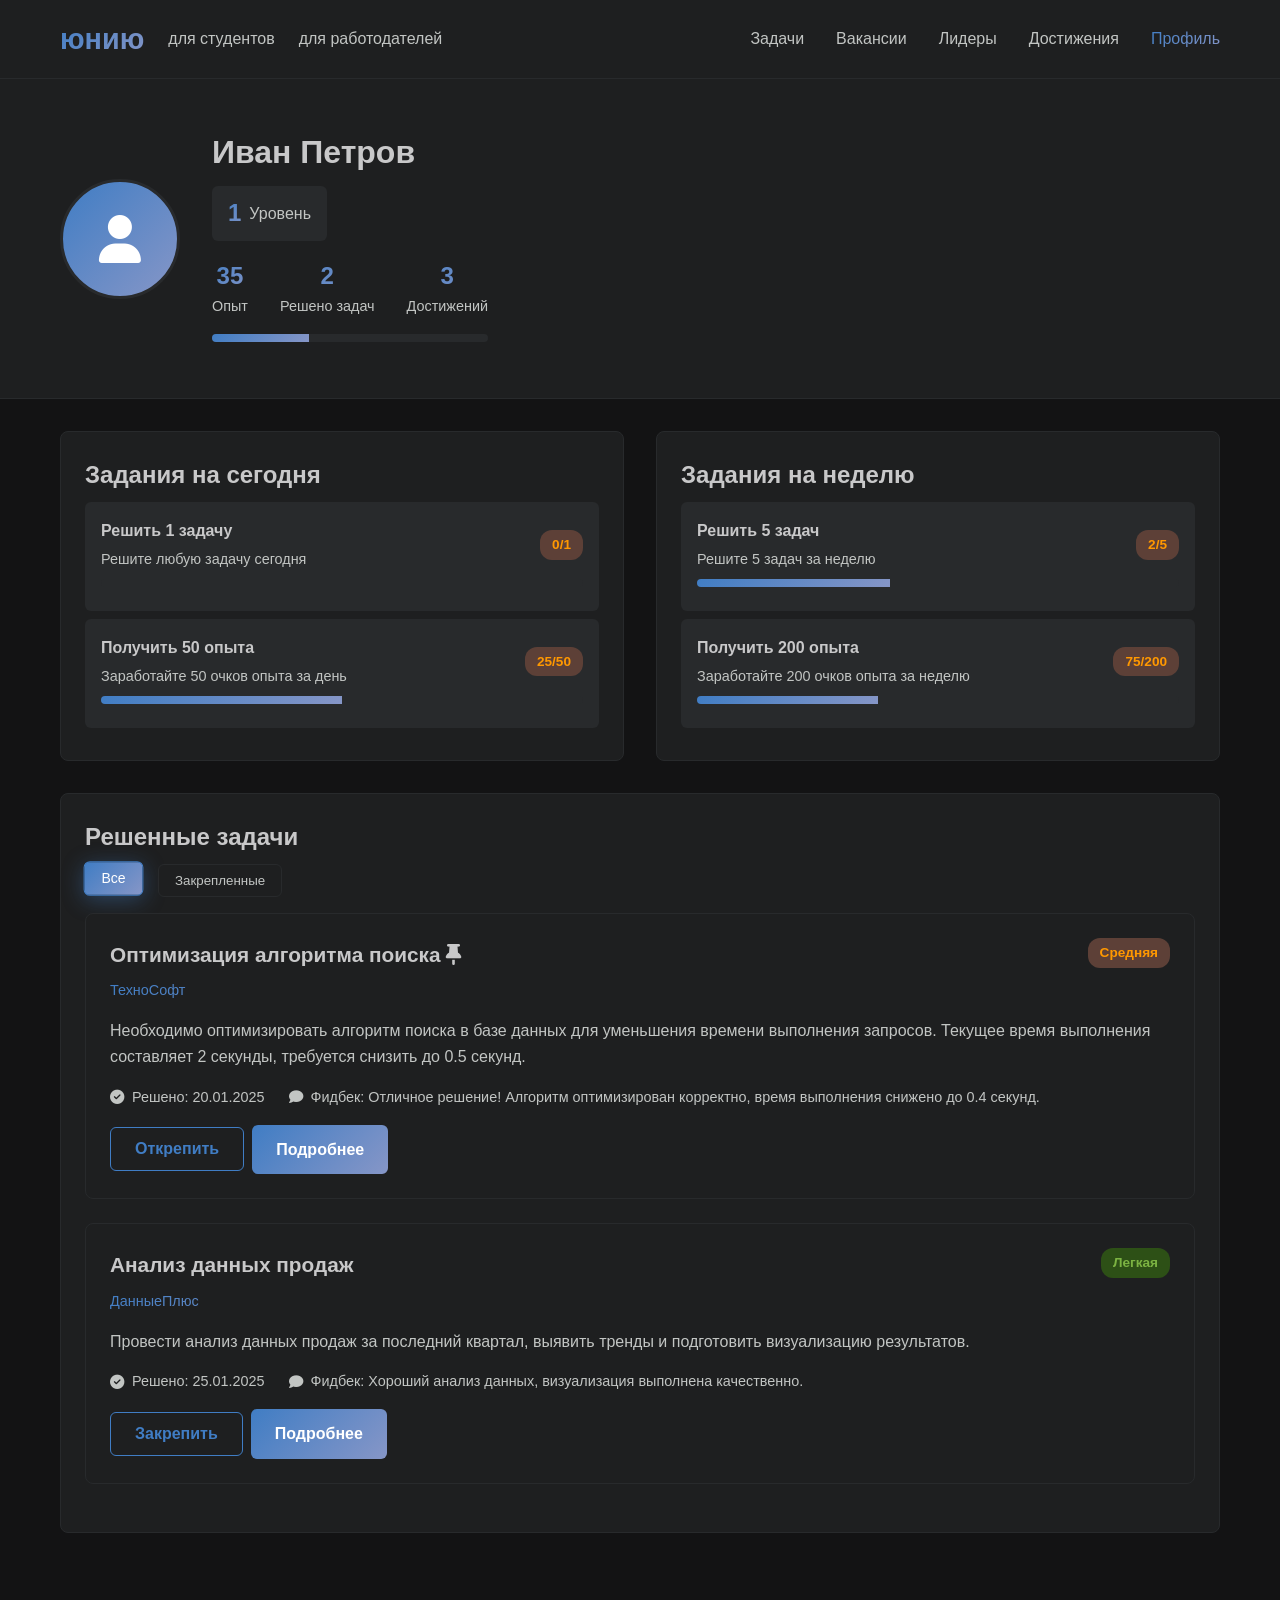
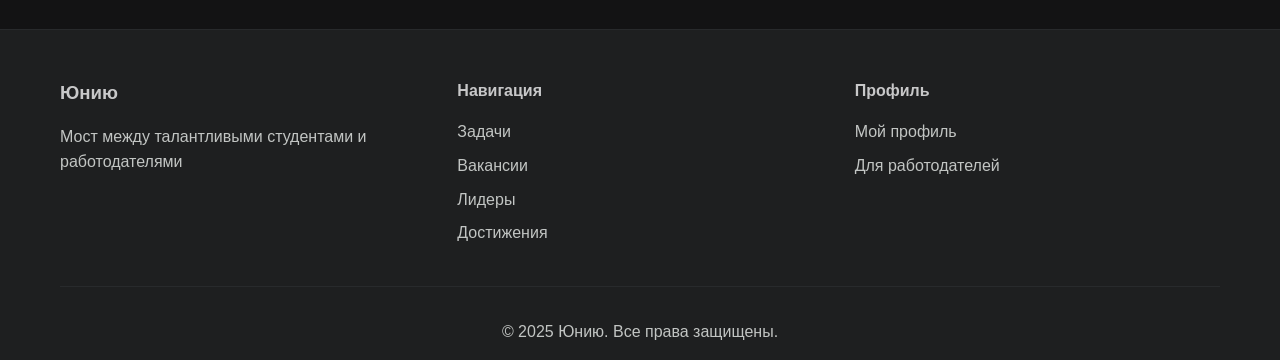
<file: profile.html>
<!DOCTYPE html>
<html lang="ru">

<head>
    <meta charset="UTF-8">
    <meta name="viewport" content="width=device-width, initial-scale=1.0">
    <title>Профиль - Юнию</title>
    <link rel="stylesheet" href="styles.css">
    <link rel="stylesheet" href="https://cdnjs.cloudflare.com/ajax/libs/font-awesome/6.4.0/css/all.min.css">
</head>

<body>
    <header class="header">
        <div class="container">
            <div class="header-content">
                <div class="logo" style="display: flex; align-items: center; gap: 1.5rem;">
                    <h1>юнию</h1>
                    <div style="display: flex; gap: 1.5rem; align-items: center;">
                        <a href="index.html" class="nav-link">для студентов</a>
                        <a href="employer-dashboard.html" class="nav-link">для работодателей</a>
                    </div>
                </div>
                <nav class="nav">
                    <a href="tasks.html" class="nav-link">Задачи</a>
                    <a href="vacancies.html" class="nav-link">Вакансии</a>
                    <a href="leaderboard.html" class="nav-link">Лидеры</a>
                    <a href="achievements.html" class="nav-link">Достижения</a>
                    <a href="profile.html" class="nav-link active">Профиль</a>
                </nav>
            </div>
        </div>
    </header>

    <main>
        <div class="profile-header">
            <div class="container">
                <div class="profile-info">
                    <div class="avatar" id="user-avatar"><i class="fa-solid fa-user"></i></div>
                    <div class="profile-details">
                        <h2 id="user-name">Загрузка...</h2>
                        <div class="level-display">
                            <span class="level-number" id="user-level">1</span>
                            <span class="level-label">Уровень</span>
                        </div>
                        <div class="profile-stats">
                            <div class="profile-stat">
                                <div class="profile-stat-value" id="user-experience">0</div>
                                <div class="profile-stat-label">Опыт</div>
                            </div>
                            <div class="profile-stat">
                                <div class="profile-stat-value" id="solved-count">0</div>
                                <div class="profile-stat-label">Решено задач</div>
                            </div>
                            <div class="profile-stat">
                                <div class="profile-stat-value" id="achievements-count">0</div>
                                <div class="profile-stat-label">Достижений</div>
                            </div>
                        </div>
                        <div class="progress-bar" style="margin-top: 1rem; max-width: 300px;">
                            <div class="progress-fill" id="experience-progress" style="width: 0%"></div>
                        </div>
                    </div>
                </div>
            </div>
        </div>

        <div class="content-section">
            <div class="container">
                <div style="display: grid; grid-template-columns: 1fr 1fr; gap: 2rem; margin-bottom: 2rem;">
                    <div class="card">
                        <h3 class="card-title">Задания на сегодня</h3>
                        <div id="daily-quests">
                            <!-- Загрузка через JS -->
                        </div>
                    </div>
                    <div class="card">
                        <h3 class="card-title">Задания на неделю</h3>
                        <div id="weekly-quests">
                            <!-- Загрузка через JS -->
                        </div>
                    </div>
                </div>

                <div class="card">
                    <h3 class="card-title">Решенные задачи</h3>
                    <div class="leaderboard-filters" style="margin-bottom: 1rem;">
                        <button class="filter-btn active" data-filter="all">Все</button>
                        <button class="filter-btn" data-filter="pinned">Закрепленные</button>
                    </div>
                    <div id="solved-tasks">
                        <!-- Загрузка через JS -->
                    </div>
                </div>
            </div>
        </div>
    </main>

    <footer class="footer">
        <div class="container">
            <div class="footer-content">
                <div class="footer-section">
                    <h3>Юнию</h3>
                    <p>Мост между талантливыми студентами и работодателями</p>
                </div>
                <div class="footer-section">
                    <h4>Навигация</h4>
                    <a href="tasks.html">Задачи</a>
                    <a href="vacancies.html">Вакансии</a>
                    <a href="leaderboard.html">Лидеры</a>
                    <a href="achievements.html">Достижения</a>
                </div>
                <div class="footer-section">
                    <h4>Профиль</h4>
                    <a href="profile.html">Мой профиль</a>
                    <a href="employer-dashboard.html">Для работодателей</a>
                </div>
            </div>
            <div class="footer-bottom">
                <p>&copy; 2025 Юнию. Все права защищены.</p>
            </div>
        </div>
    </footer>

    <script src="data.js"></script>
    <script src="script.js"></script>
    <script>
        document.addEventListener('DOMContentLoaded', function () {
            loadUserProfile();
            loadQuests();
            loadSolvedTasks();
        });

        function loadUserProfile() {
            const user = appData.users[0]; // Текущий пользователь
            const solvedCount = appData.solutions.filter(s => s.userId === user.id && s.status === 'approved').length;
            const totalExperience = appData.solutions
                .filter(s => s.userId === user.id && s.status === 'approved')
                .reduce((sum, s) => {
                    const task = appData.tasks.find(t => t.id === s.taskId);
                    const exp = task ? (task.experience || (task.difficulty === 'easy' ? 10 : task.difficulty === 'medium' ? 25 : 50)) : 0;
                    return sum + exp;
                }, 0);

            const level = Math.floor(totalExperience / 100) + 1;
            const expToNextLevel = totalExperience % 100;
            const expProgress = (expToNextLevel / 100) * 100;

            document.getElementById('user-name').textContent = user.name;
            document.getElementById('user-level').textContent = level;
            document.getElementById('user-experience').textContent = totalExperience;
            document.getElementById('solved-count').textContent = solvedCount;
            document.getElementById('achievements-count').textContent = appData.achievements.filter(a => a.unlocked).length;
            document.getElementById('experience-progress').style.width = expProgress + '%';
        }

        function loadQuests() {
            const dailyQuests = appData.quests.filter(q => q.type === 'daily');
            const weeklyQuests = appData.quests.filter(q => q.type === 'weekly');

            document.getElementById('daily-quests').innerHTML = dailyQuests.map(quest => `
                <div style="padding: 1rem; background: var(--dark-gray-2); border-radius: 6px; margin-bottom: 0.5rem;">
                    <div style="display: flex; justify-content: space-between; align-items: center;">
                        <div>
                            <strong style="color: var(--white);">${quest.title}</strong>
                            <p style="color: var(--gray-white); font-size: 0.9rem; margin-top: 0.25rem;">${quest.description}</p>
                        </div>
                        <span class="badge ${quest.completed ? 'badge-success' : 'badge-warning'}">
                            ${quest.completed ? '<i class="fa-solid fa-check"></i> Выполнено' : quest.progress + '/' + quest.target}
                        </span>
                    </div>
                    <div class="progress-bar" style="margin-top: 0.5rem;">
                        <div class="progress-fill" style="width: ${(quest.progress / quest.target) * 100}%"></div>
                    </div>
                </div>
            `).join('') || '<p style="color: var(--gray-white);">Нет заданий</p>';

            document.getElementById('weekly-quests').innerHTML = weeklyQuests.map(quest => `
                <div style="padding: 1rem; background: var(--dark-gray-2); border-radius: 6px; margin-bottom: 0.5rem;">
                    <div style="display: flex; justify-content: space-between; align-items: center;">
                        <div>
                            <strong style="color: var(--white);">${quest.title}</strong>
                            <p style="color: var(--gray-white); font-size: 0.9rem; margin-top: 0.25rem;">${quest.description}</p>
                        </div>
                        <span class="badge ${quest.completed ? 'badge-success' : 'badge-warning'}">
                            ${quest.completed ? '<i class="fa-solid fa-check"></i> Выполнено' : quest.progress + '/' + quest.target}
                        </span>
                    </div>
                    <div class="progress-bar" style="margin-top: 0.5rem;">
                        <div class="progress-fill" style="width: ${(quest.progress / quest.target) * 100}%"></div>
                    </div>
                </div>
            `).join('') || '<p style="color: var(--gray-white);">Нет заданий</p>';
        }

        function loadSolvedTasks(filter = 'all') {
            const userId = 1; // Текущий пользователь
            const solvedSolutions = appData.solutions.filter(s => s.userId === userId && s.status === 'approved');
            let solvedTasks = solvedSolutions.map(s => {
                const task = appData.tasks.find(t => t.id === s.taskId);
                return { ...task, solution: s, pinned: s.pinned || false };
            }).filter(t => t.id);

            if (filter === 'pinned') {
                solvedTasks = solvedTasks.filter(t => t.pinned);
            }

            const container = document.getElementById('solved-tasks');
            if (solvedTasks.length === 0) {
                container.innerHTML = '<p style="text-align: center; color: var(--gray-white); padding: 2rem;">Нет решенных задач</p>';
                return;
            }

            container.innerHTML = solvedTasks.map(task => {
                const difficultyClass = `difficulty-${task.difficulty}`;
                const difficultyText = {
                    easy: 'Легкая',
                    medium: 'Средняя',
                    hard: 'Сложная'
                }[task.difficulty];

                return `
                    <div class="task-card">
                        <div class="task-header">
                            <div>
                                <h3 class="task-title">${task.title} ${task.pinned ? '<i class="fa-solid fa-thumbtack"></i>' : ''}</h3>
                                <div class="task-company">${task.company}</div>
                            </div>
                            <span class="task-difficulty ${difficultyClass}">${difficultyText}</span>
                        </div>
                        <p class="card-content">${task.description}</p>
                        <div class="task-meta">
                            <span><i class="fa-solid fa-check-circle"></i> Решено: ${new Date(task.solution.completedAt).toLocaleDateString('ru-RU')}</span>
                            ${task.solution.feedback ? `<span><i class="fa-solid fa-comment"></i> Фидбек: ${task.solution.feedback}</span>` : ''}
                        </div>
                        <div style="margin-top: 1rem; display: flex; align-items: center; gap: 0.5rem;">
                            <button class="btn btn-outline" onclick="togglePin(${task.id})">
                                ${task.pinned ? 'Открепить' : 'Закрепить'}
                            </button>
                            <a href="task-detail.html?id=${task.id}" class="btn btn-primary">Подробнее</a>
                        </div>
                    </div>
                `;
            }).join('');
        }

        function togglePin(taskId) {
            const solution = appData.solutions.find(s => s.taskId === taskId && s.userId === 1);
            if (solution) {
                solution.pinned = !solution.pinned;
                loadSolvedTasks(document.querySelector('.filter-btn.active')?.dataset.filter || 'all');
            }
        }

        // Фильтры для решенных задач
        document.querySelectorAll('.filter-btn').forEach(btn => {
            btn.addEventListener('click', function () {
                document.querySelectorAll('.filter-btn').forEach(b => b.classList.remove('active'));
                this.classList.add('active');
                loadSolvedTasks(this.dataset.filter);
            });
        });
    </script>
</body>

</html>
</file>
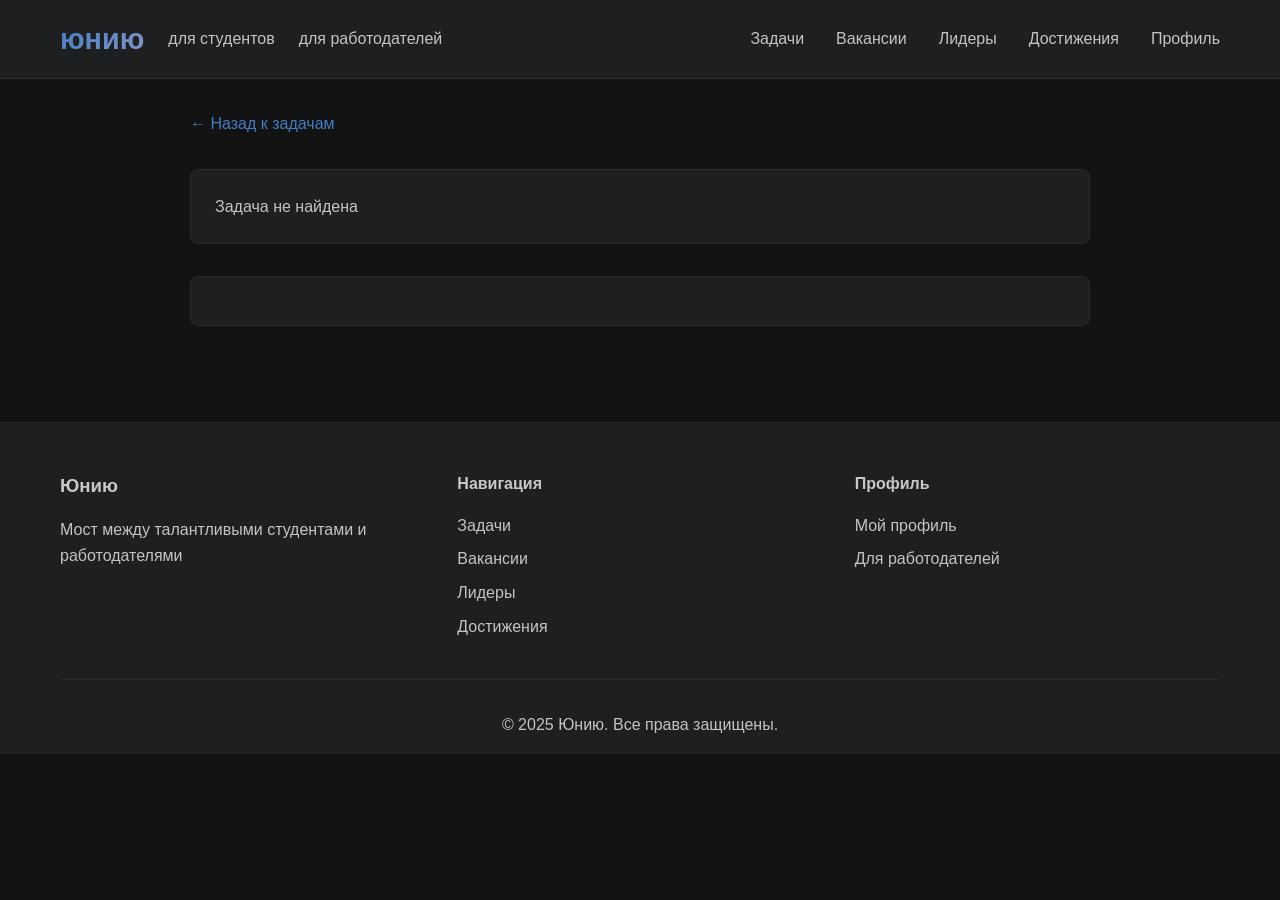
<file: task-detail.html>
<!DOCTYPE html>
<html lang="ru">

<head>
    <meta charset="UTF-8">
    <meta name="viewport" content="width=device-width, initial-scale=1.0">
    <title>Детали задачи - Юнию</title>
    <link rel="stylesheet" href="styles.css">
    <link rel="stylesheet" href="https://cdnjs.cloudflare.com/ajax/libs/font-awesome/6.4.0/css/all.min.css">
</head>

<body>
    <header class="header">
        <div class="container">
            <div class="header-content">
                <div class="logo" style="display: flex; align-items: center; gap: 1.5rem;">
                    <h1>юнию</h1>
                    <div style="display: flex; gap: 1.5rem; align-items: center;">
                        <a href="index.html" class="nav-link">для студентов</a>
                        <a href="employer-dashboard.html" class="nav-link">для работодателей</a>
                    </div>
                </div>
                <nav class="nav">
                    <a href="tasks.html" class="nav-link">Задачи</a>
                    <a href="vacancies.html" class="nav-link">Вакансии</a>
                    <a href="leaderboard.html" class="nav-link">Лидеры</a>
                    <a href="achievements.html" class="nav-link">Достижения</a>
                    <a href="profile.html" class="nav-link">Профиль</a>
                </nav>
            </div>
        </div>
    </header>

    <main>
        <div class="content-section">
            <div class="container">
                <div style="max-width: 900px; margin: 0 auto;">
                    <a href="tasks.html"
                        style="color: var(--accent); text-decoration: none; margin-bottom: 1rem; display: inline-block;">←
                        Назад к задачам</a>

                    <div id="task-detail" class="card" style="margin-top: 1rem;">
                        <!-- Загрузка через JS -->
                    </div>

                    <div id="solution-section" class="card" style="margin-top: 2rem;">
                        <!-- Загрузка через JS -->
                    </div>
                </div>
            </div>
        </div>
    </main>

    <footer class="footer">
        <div class="container">
            <div class="footer-content">
                <div class="footer-section">
                    <h3>Юнию</h3>
                    <p>Мост между талантливыми студентами и работодателями</p>
                </div>
                <div class="footer-section">
                    <h4>Навигация</h4>
                    <a href="tasks.html">Задачи</a>
                    <a href="vacancies.html">Вакансии</a>
                    <a href="leaderboard.html">Лидеры</a>
                    <a href="achievements.html">Достижения</a>
                </div>
                <div class="footer-section">
                    <h4>Профиль</h4>
                    <a href="profile.html">Мой профиль</a>
                    <a href="employer-dashboard.html">Для работодателей</a>
                </div>
            </div>
            <div class="footer-bottom">
                <p>&copy; 2025 Юнию. Все права защищены.</p>
            </div>
        </div>
    </footer>

    <script src="data.js"></script>
    <script src="script.js"></script>
    <script>
        document.addEventListener('DOMContentLoaded', function () {
            const urlParams = new URLSearchParams(window.location.search);
            const taskId = parseInt(urlParams.get('id'));

            if (taskId) {
                loadTaskDetail(taskId);
            } else {
                document.getElementById('task-detail').innerHTML = '<p style="color: var(--gray-white);">Задача не найдена</p>';
            }
        });

        function loadTaskDetail(taskId) {
            const task = appData.tasks.find(t => t.id === taskId);
            if (!task) {
                document.getElementById('task-detail').innerHTML = '<p style="color: var(--gray-white);">Задача не найдена</p>';
                return;
            }

            const difficultyClass = `difficulty-${task.difficulty}`;
            const difficultyText = getDifficultyText(task.difficulty);
            const experience = getTaskExperience(task);
            const solvedCount = appData.solutions.filter(s => s.taskId === taskId && s.status === 'approved').length;
            const isSolved = isTaskSolved(taskId, 1); // Текущий пользователь
            const userSolution = appData.solutions.find(s => s.taskId === taskId && s.userId === 1);

            document.getElementById('task-detail').innerHTML = `
                <div class="task-header">
                    <div>
                        <h2 class="task-title">${task.title}</h2>
                        <div class="task-company">${task.company}</div>
                    </div>
                    <span class="task-difficulty ${difficultyClass}">${difficultyText}</span>
                </div>
                <div style="margin: 1.5rem 0;">
                    <h3 style="color: var(--white); margin-bottom: 0.5rem;">Описание задачи</h3>
                    <p class="card-content" style="font-size: 1.1rem; line-height: 1.8;">${task.description}</p>
                </div>
                <div class="task-meta">
                    <span><i class="fa-solid fa-gem"></i> Опыт: ${experience}</span>
                    <span><i class="fa-solid fa-calendar-alt"></i> ${formatDate(task.createdAt)}</span>
                    <span><i class="fa-solid fa-users"></i> Решили: ${solvedCount}</span>
                </div>
                ${task.tags && task.tags.length > 0 ? `
                    <div style="margin-top: 1rem;">
                        <div class="vacancy-tags">
                            ${task.tags.map(tag => `<span class="tag">${tag}</span>`).join('')}
                        </div>
                    </div>
                ` : ''}
            `;

            // Секция решения
            if (isSolved && userSolution) {
                document.getElementById('solution-section').innerHTML = `
                    <h3 style="color: var(--white); margin-bottom: 1rem;">Ваше решение</h3>
                    <div style="padding: 1rem; background: var(--dark-gray-2); border-radius: 6px; margin-bottom: 1rem;">
                        <div style="display: flex; justify-content: space-between; align-items: center; margin-bottom: 0.5rem;">
                            <span class="badge badge-success"><i class="fa-solid fa-check"></i> Одобрено</span>
                            <span style="color: var(--gray-white);">${formatDate(userSolution.completedAt)}</span>
                        </div>
                        ${userSolution.feedback ? `
                            <div style="margin-top: 1rem; padding: 1rem; background: var(--dark-gray-1); border-radius: 6px;">
                                <strong style="color: var(--white);">Фидбек от работодателя:</strong>
                                <p style="color: var(--gray-white); margin-top: 0.5rem;">${userSolution.feedback}</p>
                            </div>
                        ` : ''}
                    </div>
                `;
            } else {
                document.getElementById('solution-section').innerHTML = `
                    <h3 style="color: var(--white); margin-bottom: 1rem;">Отправить решение</h3>
                    <form id="solution-form" onsubmit="submitSolution(event, ${taskId})">
                        <div class="form-group">
                            <label class="form-label">Ваше решение</label>
                            <textarea class="form-textarea" name="solution" required placeholder="Опишите ваше решение задачи..."></textarea>
                        </div>
                        <div class="form-group">
                            <label class="form-label">Ссылка на код (если есть)</label>
                            <input type="url" class="form-input" name="codeLink" placeholder="https://github.com/...">
                        </div>
                        <button type="submit" class="btn btn-primary">Отправить на проверку</button>
                    </form>
                `;
            }
        }

        function submitSolution(event, taskId) {
            event.preventDefault();
            const formData = new FormData(event.target);

            // В реальном приложении здесь был бы запрос к серверу
            // Для примера просто добавляем решение в данные
            const newSolution = {
                id: appData.solutions.length + 1,
                taskId: taskId,
                userId: 1,
                status: 'pending',
                completedAt: new Date().toISOString().split('T')[0],
                feedback: null,
                pinned: false
            };

            appData.solutions.push(newSolution);

            alert('Решение отправлено на проверку! Работодатель рассмотрит его в ближайшее время.');
            loadTaskDetail(taskId);
        }
    </script>
</body>

</html>
</file>
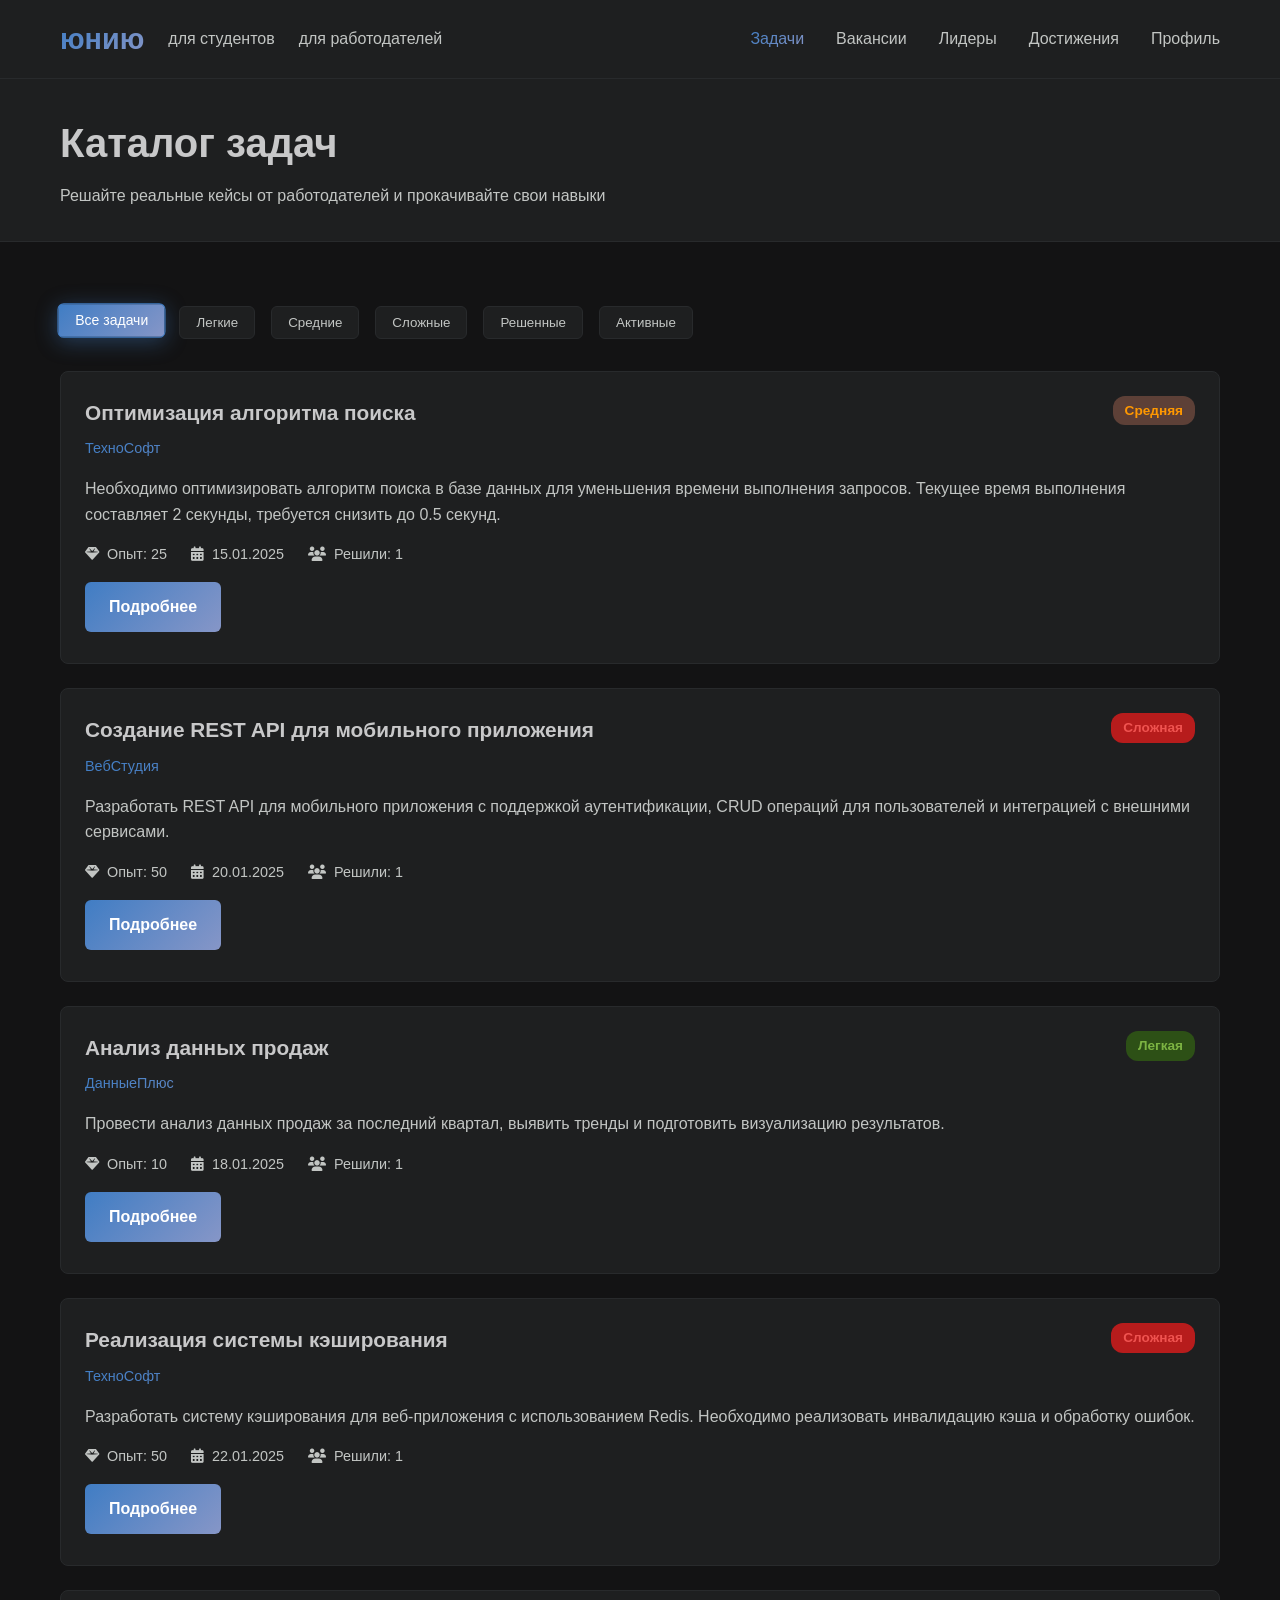
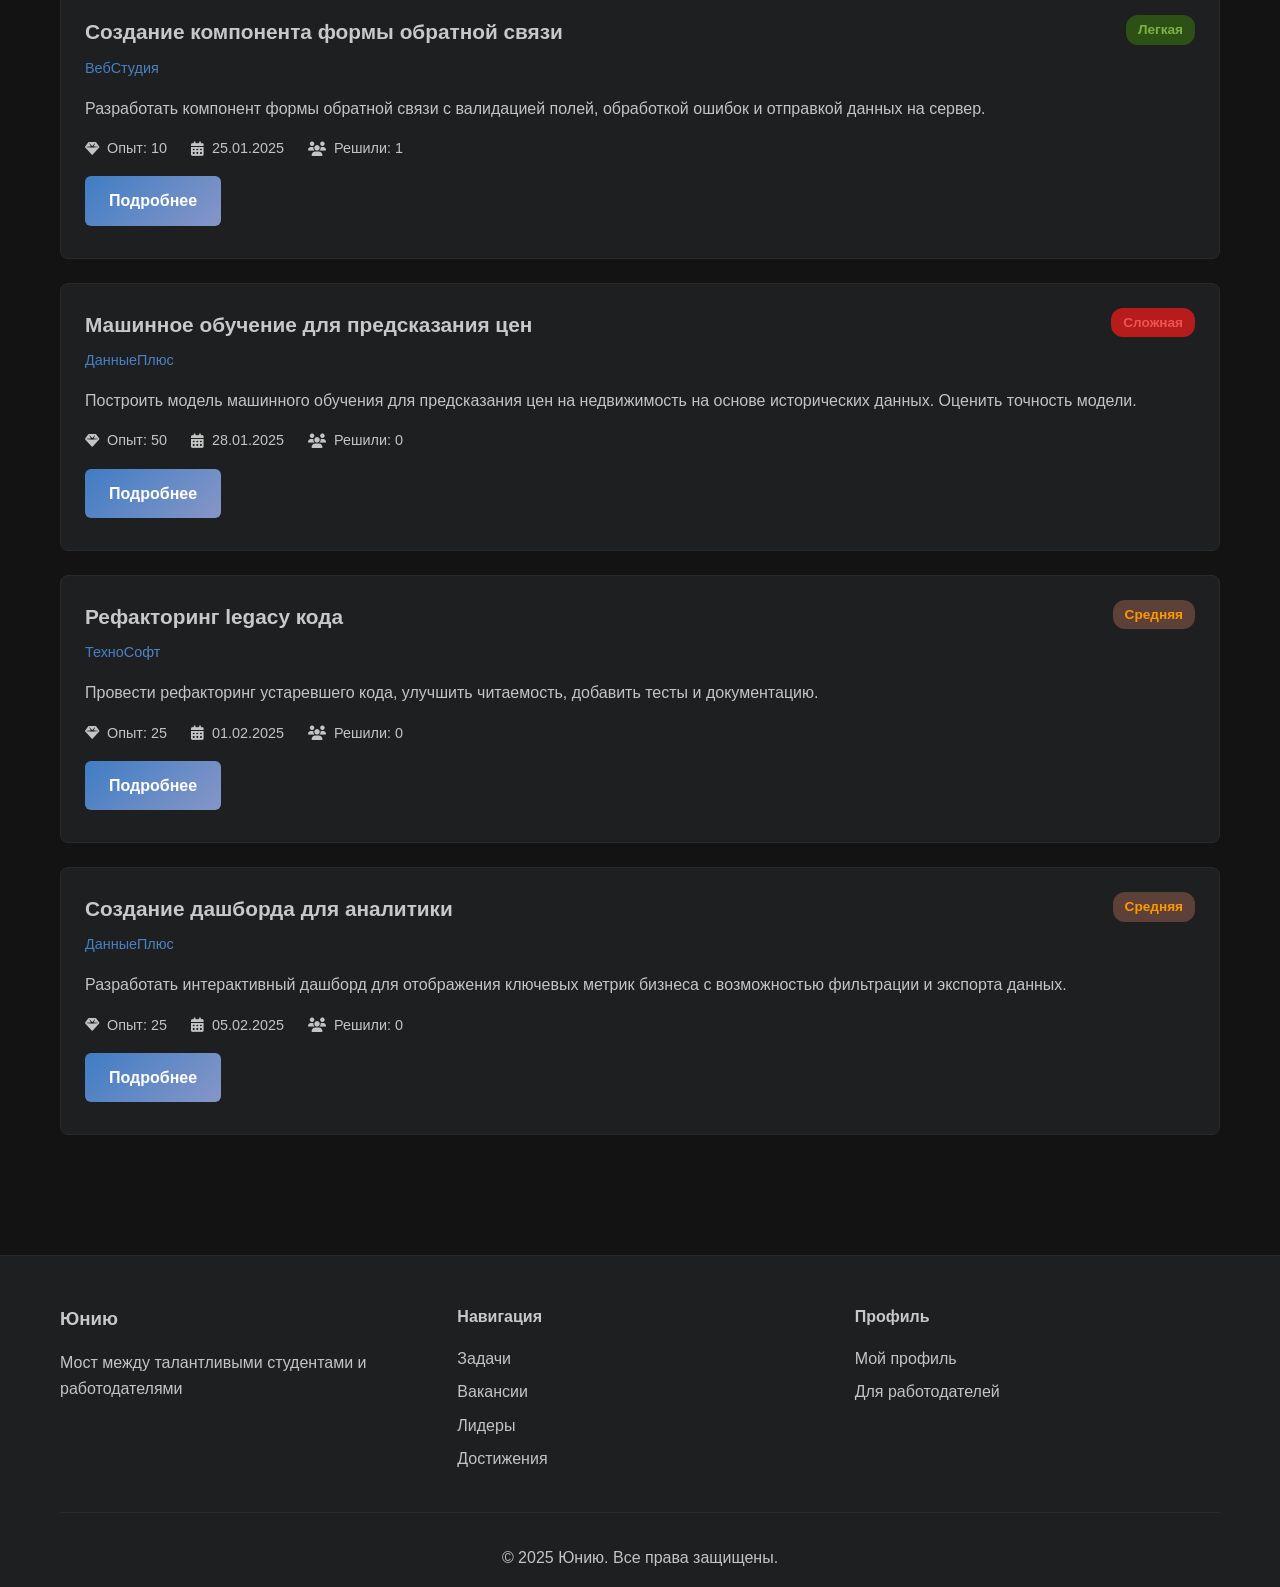
<file: tasks.html>
<!DOCTYPE html>
<html lang="ru">

<head>
    <meta charset="UTF-8">
    <meta name="viewport" content="width=device-width, initial-scale=1.0">
    <title>Задачи - Юнию</title>
    <link rel="stylesheet" href="styles.css">
    <link rel="stylesheet" href="https://cdnjs.cloudflare.com/ajax/libs/font-awesome/6.4.0/css/all.min.css">
</head>

<body>
    <header class="header">
        <div class="container">
            <div class="header-content">
                <div class="logo" style="display: flex; align-items: center; gap: 1.5rem;">
                    <h1>юнию</h1>
                    <div style="display: flex; gap: 1.5rem; align-items: center;">
                        <a href="index.html" class="nav-link">для студентов</a>
                        <a href="employer-dashboard.html" class="nav-link">для работодателей</a>
                    </div>
                </div>
                <nav class="nav">
                    <a href="tasks.html" class="nav-link active">Задачи</a>
                    <a href="vacancies.html" class="nav-link">Вакансии</a>
                    <a href="leaderboard.html" class="nav-link">Лидеры</a>
                    <a href="achievements.html" class="nav-link">Достижения</a>
                    <a href="profile.html" class="nav-link">Профиль</a>
                </nav>
            </div>
        </div>
    </header>

    <main>
        <div class="page-header">
            <div class="container">
                <h1>Каталог задач</h1>
                <p>Решайте реальные кейсы от работодателей и прокачивайте свои навыки</p>
            </div>
        </div>

        <div class="content-section">
            <div class="container">
                <div class="leaderboard-filters">
                    <button class="filter-btn active" data-filter="all">Все задачи</button>
                    <button class="filter-btn" data-filter="easy">Легкие</button>
                    <button class="filter-btn" data-filter="medium">Средние</button>
                    <button class="filter-btn" data-filter="hard">Сложные</button>
                    <button class="filter-btn" data-filter="solved">Решенные</button>
                    <button class="filter-btn" data-filter="active">Активные</button>
                </div>

                <div id="tasks-container">
                    <!-- Задачи будут загружены через JS -->
                </div>
            </div>
        </div>
    </main>

    <footer class="footer">
        <div class="container">
            <div class="footer-content">
                <div class="footer-section">
                    <h3>Юнию</h3>
                    <p>Мост между талантливыми студентами и работодателями</p>
                </div>
                <div class="footer-section">
                    <h4>Навигация</h4>
                    <a href="tasks.html">Задачи</a>
                    <a href="vacancies.html">Вакансии</a>
                    <a href="leaderboard.html">Лидеры</a>
                    <a href="achievements.html">Достижения</a>
                </div>
                <div class="footer-section">
                    <h4>Профиль</h4>
                    <a href="profile.html">Мой профиль</a>
                    <a href="employer-dashboard.html">Для работодателей</a>
                </div>
            </div>
            <div class="footer-bottom">
                <p>&copy; 2025 Юнию. Все права защищены.</p>
            </div>
        </div>
    </footer>

    <script src="data.js"></script>
    <script src="script.js"></script>
    <script>
        document.addEventListener('DOMContentLoaded', function () {
            renderTasks();
            setupTaskFilters();
        });

        function renderTasks(filter = 'all') {
            const container = document.getElementById('tasks-container');
            let tasks = appData.tasks;

            if (filter === 'solved') {
                const solvedTaskIds = appData.solutions
                    .filter(s => s.userId === 1 && s.status === 'approved')
                    .map(s => s.taskId);
                tasks = tasks.filter(t => solvedTaskIds.includes(t.id));
            } else if (filter !== 'all') {
                tasks = tasks.filter(t => t.difficulty === filter);
            }

            if (tasks.length === 0) {
                container.innerHTML = '<p style="text-align: center; color: var(--gray-white); padding: 2rem;">Задач не найдено</p>';
                return;
            }

            container.innerHTML = tasks.map(task => {
                const difficultyClass = `difficulty-${task.difficulty}`;
                const difficultyText = {
                    easy: 'Легкая',
                    medium: 'Средняя',
                    hard: 'Сложная'
                }[task.difficulty];
                const experience = task.experience || (task.difficulty === 'easy' ? 10 : task.difficulty === 'medium' ? 25 : 50);

                return `
                    <div class="task-card">
                        <div class="task-header">
                            <div>
                                <h3 class="task-title">${task.title}</h3>
                                <div class="task-company">${task.company}</div>
                            </div>
                            <span class="task-difficulty ${difficultyClass}">${difficultyText}</span>
                        </div>
                        <p class="card-content">${task.description}</p>
                        <div class="task-meta">
                            <span><i class="fa-solid fa-gem"></i> Опыт: ${experience}</span>
                            <span><i class="fa-solid fa-calendar-alt"></i> ${new Date(task.createdAt).toLocaleDateString('ru-RU')}</span>
                            <span><i class="fa-solid fa-users"></i> Решили: ${appData.solutions.filter(s => s.taskId === task.id && s.status === 'approved').length}</span>
                        </div>
                        <div style="margin-top: 1rem;">
                            <a href="task-detail.html?id=${task.id}" class="btn btn-primary">Подробнее</a>
                        </div>
                    </div>
                `;
            }).join('');
        }

        function setupTaskFilters() {
            const filterBtns = document.querySelectorAll('.filter-btn');
            filterBtns.forEach(btn => {
                btn.addEventListener('click', function () {
                    filterBtns.forEach(b => b.classList.remove('active'));
                    this.classList.add('active');
                    renderTasks(this.dataset.filter);
                });
            });
        }
    </script>
</body>

</html>
</file>
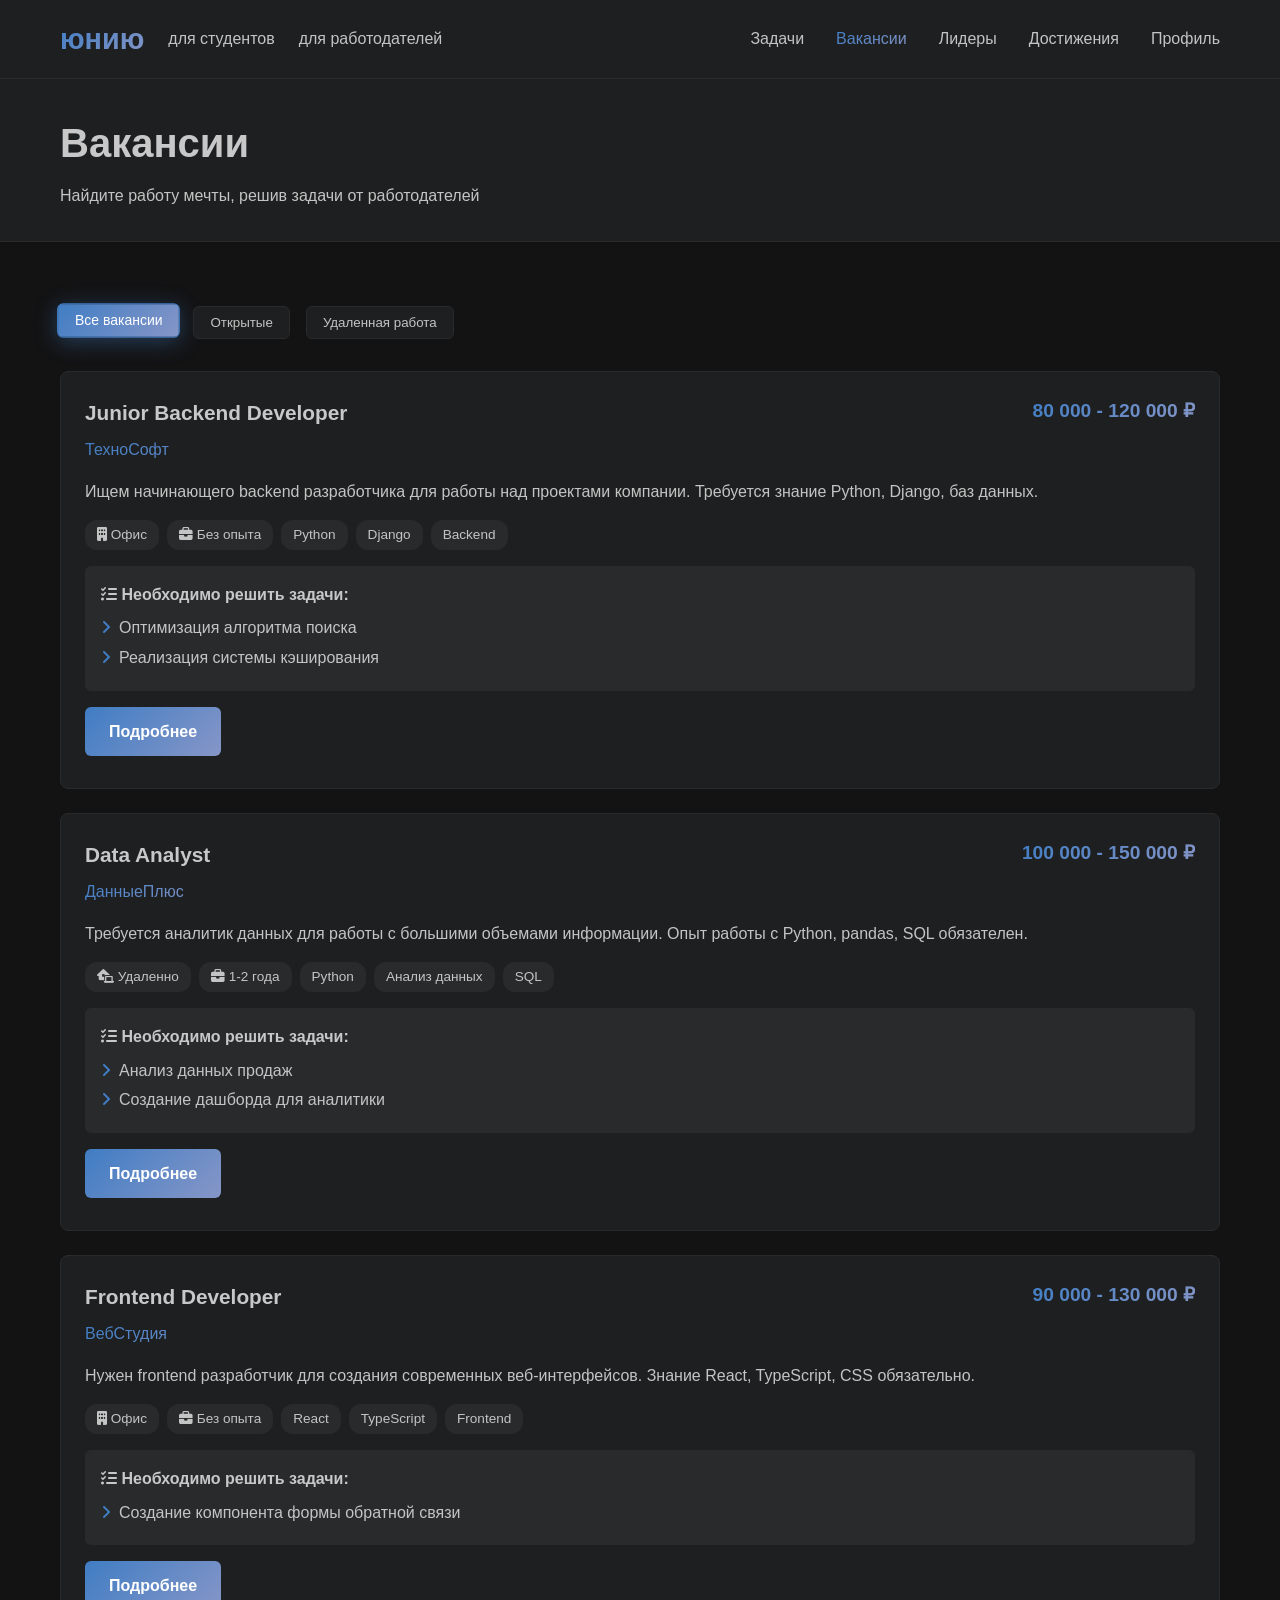
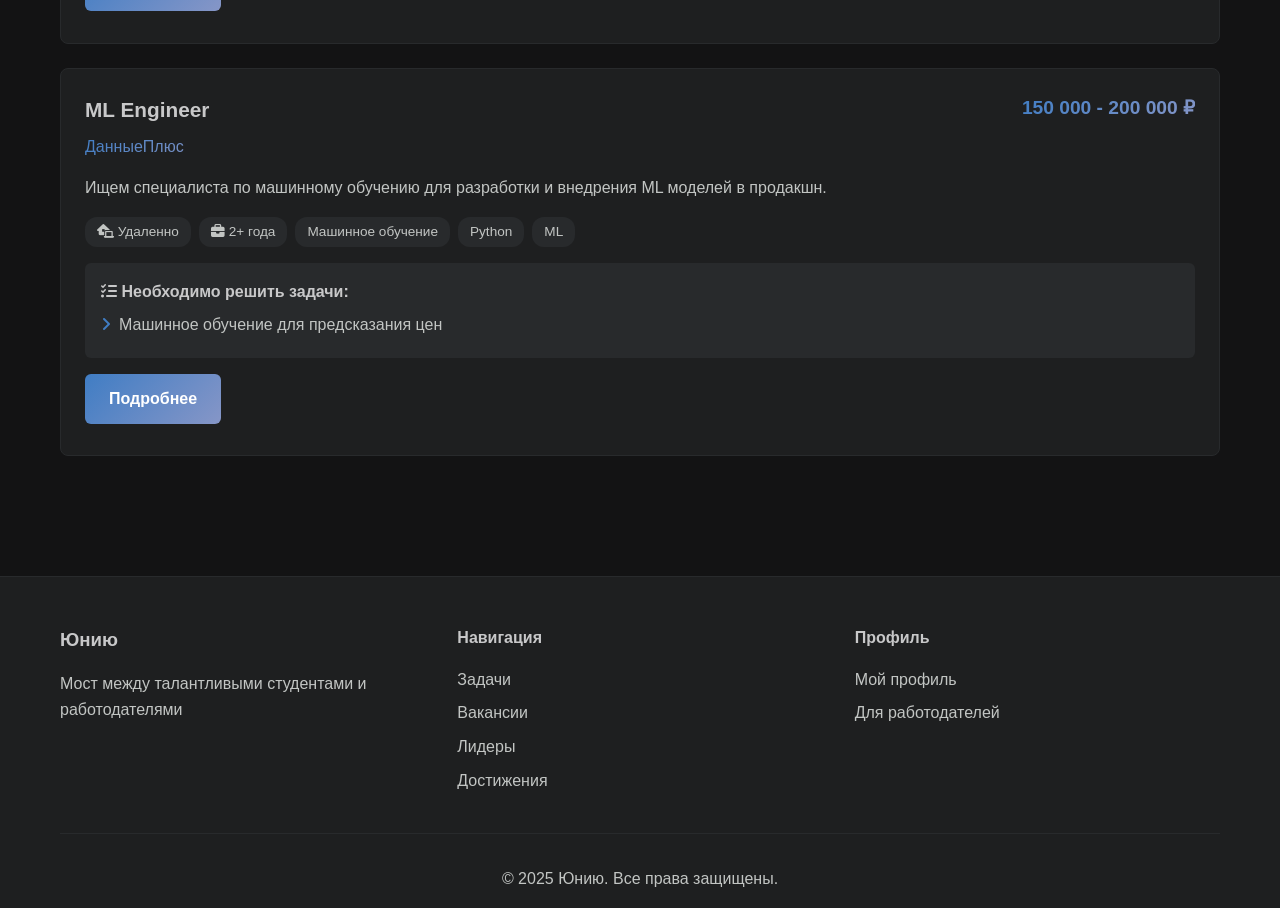
<file: vacancies.html>
<!DOCTYPE html>
<html lang="ru">

<head>
    <meta charset="UTF-8">
    <meta name="viewport" content="width=device-width, initial-scale=1.0">
    <title>Вакансии - Юнию</title>
    <link rel="stylesheet" href="styles.css">
    <link rel="stylesheet" href="https://cdnjs.cloudflare.com/ajax/libs/font-awesome/6.4.0/css/all.min.css">
</head>

<body>
    <header class="header">
        <div class="container">
            <div class="header-content">
                <div class="logo" style="display: flex; align-items: center; gap: 1.5rem;">
                    <h1>юнию</h1>
                    <div style="display: flex; gap: 1.5rem; align-items: center;">
                        <a href="index.html" class="nav-link">для студентов</a>
                        <a href="employer-dashboard.html" class="nav-link">для работодателей</a>
                    </div>
                </div>
                <nav class="nav">
                    <a href="tasks.html" class="nav-link">Задачи</a>
                    <a href="vacancies.html" class="nav-link active">Вакансии</a>
                    <a href="leaderboard.html" class="nav-link">Лидеры</a>
                    <a href="achievements.html" class="nav-link">Достижения</a>
                    <a href="profile.html" class="nav-link">Профиль</a>
                </nav>
            </div>
        </div>
    </header>

    <main>
        <div class="page-header">
            <div class="container">
                <h1>Вакансии</h1>
                <p>Найдите работу мечты, решив задачи от работодателей</p>
            </div>
        </div>

        <div class="content-section">
            <div class="container">
                <div class="leaderboard-filters">
                    <button class="filter-btn active" data-filter="all">Все вакансии</button>
                    <button class="filter-btn" data-filter="open">Открытые</button>
                    <button class="filter-btn" data-filter="remote">Удаленная работа</button>
                </div>

                <div id="vacancies-container">
                    <!-- Загрузка через JS -->
                </div>
            </div>
        </div>
    </main>

    <footer class="footer">
        <div class="container">
            <div class="footer-content">
                <div class="footer-section">
                    <h3>Юнию</h3>
                    <p>Мост между талантливыми студентами и работодателями</p>
                </div>
                <div class="footer-section">
                    <h4>Навигация</h4>
                    <a href="tasks.html">Задачи</a>
                    <a href="vacancies.html">Вакансии</a>
                    <a href="leaderboard.html">Лидеры</a>
                    <a href="achievements.html">Достижения</a>
                </div>
                <div class="footer-section">
                    <h4>Профиль</h4>
                    <a href="profile.html">Мой профиль</a>
                    <a href="employer-dashboard.html">Для работодателей</a>
                </div>
            </div>
            <div class="footer-bottom">
                <p>&copy; 2025 Юнию. Все права защищены.</p>
            </div>
        </div>
    </footer>

    <script src="data.js"></script>
    <script src="script.js"></script>
    <script>
        document.addEventListener('DOMContentLoaded', function () {
            renderVacancies('all');
            setupFilters();
        });

        function renderVacancies(filter) {
            let vacancies = appData.vacancies;

            if (filter === 'open') {
                vacancies = vacancies.filter(v => v.status === 'open');
            } else if (filter === 'remote') {
                vacancies = vacancies.filter(v => v.type === 'remote');
            }

            const container = document.getElementById('vacancies-container');
            if (vacancies.length === 0) {
                container.innerHTML = '<p style="text-align: center; color: var(--gray-white); padding: 2rem;">Вакансий не найдено</p>';
                return;
            }

            container.innerHTML = vacancies.map(vacancy => {
                const requiredTasks = vacancy.requiredTaskIds.map(id => {
                    const task = appData.tasks.find(t => t.id === id);
                    return task ? task.title : '';
                }).filter(Boolean);

                return `
                    <div class="vacancy-card">
                        <div class="vacancy-header">
                            <div>
                                <h3 class="vacancy-title">${vacancy.title}</h3>
                                <div class="vacancy-company">${vacancy.company}</div>
                            </div>
                            <div class="vacancy-salary">${vacancy.salary}</div>
                        </div>
                        <p class="card-content">${vacancy.description}</p>
                        <div class="vacancy-tags">
                            <span class="tag"><i class="fa-solid ${vacancy.type === 'remote' ? 'fa-laptop-house' : 'fa-building'}"></i> ${vacancy.type === 'remote' ? 'Удаленно' : 'Офис'}</span>
                            <span class="tag"><i class="fa-solid fa-briefcase"></i> ${vacancy.experience}</span>
                            ${vacancy.tags.map(tag => `<span class="tag">${tag}</span>`).join('')}
                        </div>
                        ${requiredTasks.length > 0 ? `
                            <div style="margin-top: 1rem; padding: 1rem; background: var(--dark-gray-2); border-radius: 6px;">
                                <strong style="color: var(--white);"><i class="fa-solid fa-tasks"></i> Необходимо решить задачи:</strong>
                                <ul style="margin-top: 0.5rem; color: var(--gray-white); list-style: none; padding-left: 0;">
                                    ${requiredTasks.map(task => `<li style="margin-bottom: 0.25rem;"><i class="fa-solid fa-angle-right" style="color: var(--accent); margin-right: 0.5rem;"></i>${task}</li>`).join('')}
                                </ul>
                            </div>
                        ` : ''}
                        <div style="margin-top: 1rem;">
                            <a href="vacancy-detail.html?id=${vacancy.id}" class="btn btn-primary">Подробнее</a>
                        </div>
                    </div>
                `;
            }).join('');
        }

        function setupFilters() {
            const filterBtns = document.querySelectorAll('.filter-btn');
            filterBtns.forEach(btn => {
                btn.addEventListener('click', function () {
                    filterBtns.forEach(b => b.classList.remove('active'));
                    this.classList.add('active');
                    renderVacancies(this.dataset.filter);
                });
            });
        }
    </script>
</body>

</html>
</file>
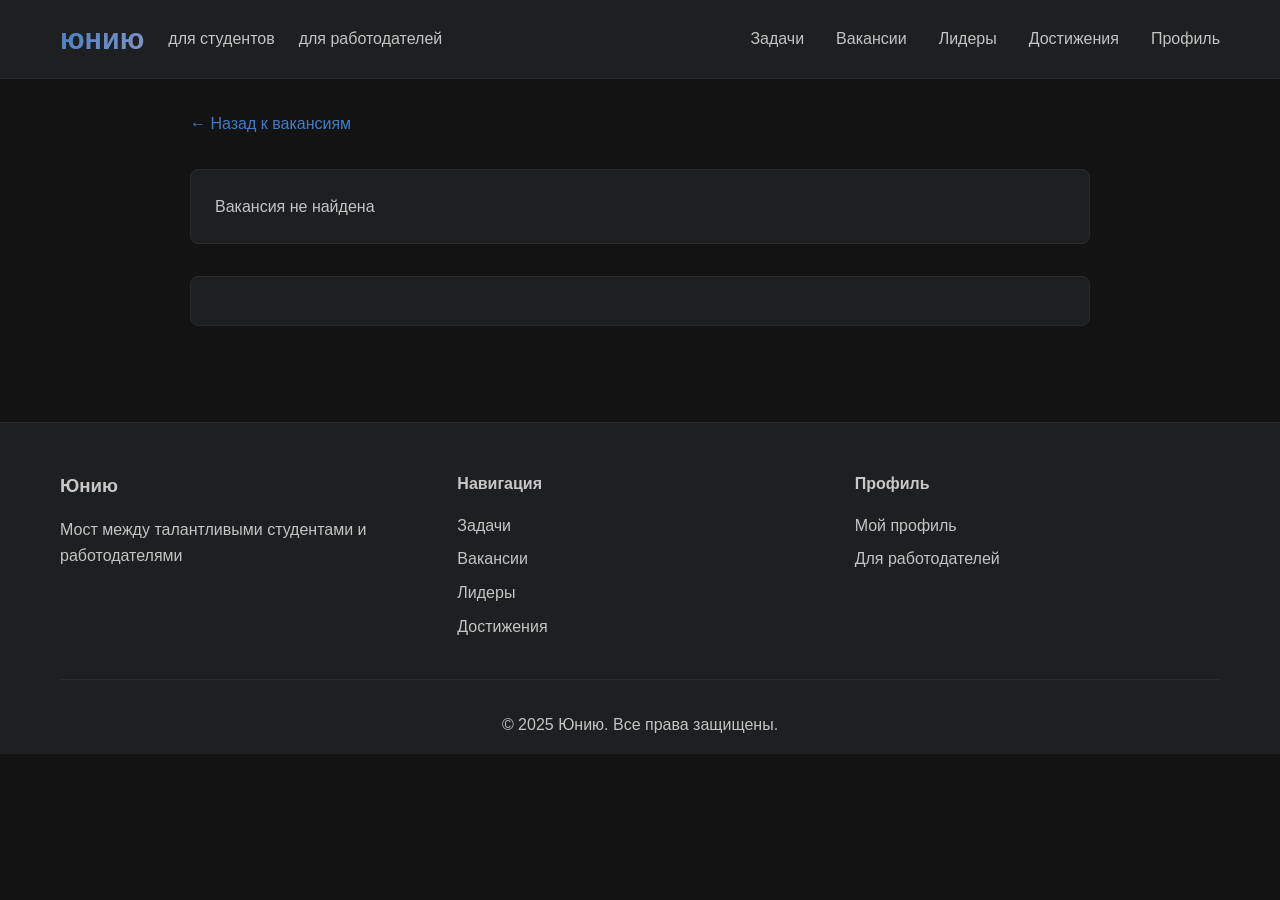
<file: vacancy-detail.html>
<!DOCTYPE html>
<html lang="ru">

<head>
    <meta charset="UTF-8">
    <meta name="viewport" content="width=device-width, initial-scale=1.0">
    <title>Детали вакансии - Юнию</title>
    <link rel="stylesheet" href="styles.css">
    <link rel="stylesheet" href="https://cdnjs.cloudflare.com/ajax/libs/font-awesome/6.4.0/css/all.min.css">
</head>

<body>
    <header class="header">
        <div class="container">
            <div class="header-content">
                <div class="logo" style="display: flex; align-items: center; gap: 1.5rem;">
                    <h1>юнию</h1>
                    <div style="display: flex; gap: 1.5rem; align-items: center;">
                        <a href="index.html" class="nav-link">для студентов</a>
                        <a href="employer-dashboard.html" class="nav-link">для работодателей</a>
                    </div>
                </div>
                <nav class="nav">
                    <a href="tasks.html" class="nav-link">Задачи</a>
                    <a href="vacancies.html" class="nav-link">Вакансии</a>
                    <a href="leaderboard.html" class="nav-link">Лидеры</a>
                    <a href="achievements.html" class="nav-link">Достижения</a>
                    <a href="profile.html" class="nav-link">Профиль</a>
                </nav>
            </div>
        </div>
    </header>

    <main>
        <div class="content-section">
            <div class="container">
                <div style="max-width: 900px; margin: 0 auto;">
                    <a href="vacancies.html"
                        style="color: var(--accent); text-decoration: none; margin-bottom: 1rem; display: inline-block;">←
                        Назад к вакансиям</a>

                    <div id="vacancy-detail" class="card" style="margin-top: 1rem;">
                        <!-- Загрузка через JS -->
                    </div>

                    <div id="application-section" class="card" style="margin-top: 2rem;">
                        <!-- Загрузка через JS -->
                    </div>
                </div>
            </div>
        </div>
    </main>

    <footer class="footer">
        <div class="container">
            <div class="footer-content">
                <div class="footer-section">
                    <h3>Юнию</h3>
                    <p>Мост между талантливыми студентами и работодателями</p>
                </div>
                <div class="footer-section">
                    <h4>Навигация</h4>
                    <a href="tasks.html">Задачи</a>
                    <a href="vacancies.html">Вакансии</a>
                    <a href="leaderboard.html">Лидеры</a>
                    <a href="achievements.html">Достижения</a>
                </div>
                <div class="footer-section">
                    <h4>Профиль</h4>
                    <a href="profile.html">Мой профиль</a>
                    <a href="employer-dashboard.html">Для работодателей</a>
                </div>
            </div>
            <div class="footer-bottom">
                <p>&copy; 2025 Юнию. Все права защищены.</p>
            </div>
        </div>
    </footer>

    <script src="data.js"></script>
    <script src="script.js"></script>
    <script>
        document.addEventListener('DOMContentLoaded', function () {
            const urlParams = new URLSearchParams(window.location.search);
            const vacancyId = parseInt(urlParams.get('id'));

            if (vacancyId) {
                loadVacancyDetail(vacancyId);
            } else {
                document.getElementById('vacancy-detail').innerHTML = '<p style="color: var(--gray-white);">Вакансия не найдена</p>';
            }
        });

        function loadVacancyDetail(vacancyId) {
            const vacancy = appData.vacancies.find(v => v.id === vacancyId);
            if (!vacancy) {
                document.getElementById('vacancy-detail').innerHTML = '<p style="color: var(--gray-white);">Вакансия не найдена</p>';
                return;
            }

            const requiredTasks = vacancy.requiredTaskIds.map(id => {
                return appData.tasks.find(t => t.id === id);
            }).filter(Boolean);

            const solvedTasks = requiredTasks.filter(t => isTaskSolved(t.id, 1));
            const canApply = solvedTasks.length === requiredTasks.length;

            document.getElementById('vacancy-detail').innerHTML = `
                <div class="vacancy-header">
                    <div>
                        <h2 class="vacancy-title">${vacancy.title}</h2>
                        <div class="vacancy-company">${vacancy.company}</div>
                    </div>
                    <div class="vacancy-salary">${vacancy.salary}</div>
                </div>
                <div style="margin: 1.5rem 0;">
                    <h3 style="color: var(--white); margin-bottom: 0.5rem;">Описание</h3>
                    <p class="card-content" style="font-size: 1.1rem; line-height: 1.8;">${vacancy.description}</p>
                </div>
                <div class="vacancy-tags" style="margin: 1rem 0;">
                    <span class="tag">${vacancy.type === 'remote' ? 'Удаленно' : vacancy.type === 'hybrid' ? 'Гибрид' : 'Офис'}</span>
                    <span class="tag">${vacancy.experience}</span>
                    ${vacancy.tags.map(tag => `<span class="tag">${tag}</span>`).join('')}
                </div>
                ${requiredTasks.length > 0 ? `
                    <div style="margin-top: 1.5rem; padding: 1.5rem; background: var(--dark-gray-2); border-radius: 8px;">
                        <h3 style="color: var(--white); margin-bottom: 1rem;">Необходимо решить задачи для отклика:</h3>
                        <div>
                            ${requiredTasks.map(task => {
                const isSolved = isTaskSolved(task.id, 1);
                return `
                                    <div style="padding: 1rem; background: var(--dark-gray-1); border-radius: 6px; margin-bottom: 0.5rem; display: flex; justify-content: space-between; align-items: center;">
                                        <div>
                                            <a href="task-detail.html?id=${task.id}" style="color: var(--accent); text-decoration: none;">
                                                <strong>${task.title}</strong>
                                            </a>
                                            <span class="task-difficulty difficulty-${task.difficulty}" style="margin-left: 0.5rem;">
                                                ${getDifficultyText(task.difficulty)}
                                            </span>
                                        </div>
                                        ${isSolved ?
                        '<span class="badge badge-success"><i class="fa-solid fa-check"></i> Решено</span>' :
                        '<span class="badge badge-warning">Не решено</span>'
                    }
                                    </div>
                                `;
            }).join('')}
                        </div>
                        <div style="margin-top: 1rem; padding: 1rem; background: var(--dark-gray-1); border-radius: 6px;">
                            <strong style="color: ${canApply ? 'var(--accent)' : 'var(--gray-white)'};">
                                ${canApply ?
                        '<i class="fa-solid fa-check"></i> Все задачи решены! Вы можете откликнуться на вакансию.' :
                        `Осталось решить ${requiredTasks.length - solvedTasks.length} из ${requiredTasks.length} задач`
                    }
                            </strong>
                        </div>
                    </div>
                ` : ''}
            `;

            // Секция отклика
            if (canApply) {
                document.getElementById('application-section').innerHTML = `
                    <h3 style="color: var(--white); margin-bottom: 1rem;">Откликнуться на вакансию</h3>
                    <form id="application-form" onsubmit="submitApplication(event, ${vacancyId})">
                        <div class="form-group">
                            <label class="form-label">Сопроводительное письмо</label>
                            <textarea class="form-textarea" name="coverLetter" required placeholder="Расскажите, почему вы подходите на эту позицию..."></textarea>
                        </div>
                        <button type="submit" class="btn btn-primary">Отправить отклик</button>
                    </form>
                `;
            } else {
                document.getElementById('application-section').innerHTML = `
                    <div style="padding: 1.5rem; background: var(--dark-gray-2); border-radius: 8px; text-align: center;">
                        <p style="color: var(--gray-white); margin-bottom: 1rem;">
                            Для отклика на эту вакансию необходимо решить все прикрепленные задачи.
                        </p>
                        <a href="tasks.html" class="btn btn-primary">Перейти к задачам</a>
                    </div>
                `;
            }
        }

        function submitApplication(event, vacancyId) {
            event.preventDefault();
            const formData = new FormData(event.target);

            // В реальном приложении здесь был бы запрос к серверу
            alert('Отклик отправлен! Работодатель рассмотрит вашу кандидатуру в ближайшее время.');
            event.target.reset();
        }
    </script>
</body>

</html>
</file>
<file: styles.css>
/* Reset and Base Styles */
* {
    margin: 0;
    padding: 0;
    box-sizing: border-box;
}

:root {
    --accent: #407dc4;
    --accent-gradient: linear-gradient(135deg, #407dc4 0%, #8696c7 100%);
    --bg-black: #131314;
    --dark-gray-1: #1e1f20;
    --dark-gray-2: #282a2c;
    --gray-white: #c2c5c3;
    --white: #c8c8c9;
}

body {
    font-family: -apple-system, BlinkMacSystemFont, 'Segoe UI', Roboto, Oxygen, Ubuntu, Cantarell, sans-serif;
    background-color: var(--bg-black);
    color: var(--white);
    line-height: 1.6;
    min-height: 100vh;
}

.container {
    max-width: 1200px;
    margin: 0 auto;
    padding: 0 20px;
}

/* Header */
.header {
    background-color: var(--dark-gray-1);
    border-bottom: 1px solid var(--dark-gray-2);
    padding: 1rem 0;
    position: sticky;
    top: 0;
    z-index: 100;
}

.header-content {
    display: flex;
    justify-content: space-between;
    align-items: center;
}

.logo h1 {
    background: var(--accent-gradient);
    -webkit-background-clip: text;
    -webkit-text-fill-color: transparent;
    background-clip: text;
    font-size: 1.8rem;
    font-weight: bold;
}

.nav {
    display: flex;
    gap: 2rem;
}

.nav-link {
    color: var(--gray-white);
    text-decoration: none;
    transition: color 0.3s;
    font-weight: 500;
}

.nav-link:hover,
.nav-link.active {
    background: var(--accent-gradient);
    -webkit-background-clip: text;
    -webkit-text-fill-color: transparent;
    background-clip: text;
}

/* Buttons */
.btn {
    display: inline-block;
    padding: 0.75rem 1.5rem;
    border-radius: 6px;
    text-decoration: none;
    font-weight: 600;
    transition: all 0.3s;
    border: none;
    cursor: pointer;
    font-size: 1rem;
}

.btn-primary {
    background: var(--accent-gradient);
    color: white;
    position: relative;
    overflow: hidden;
}

.btn-primary::before {
    content: '';
    position: absolute;
    top: 0;
    left: 0;
    right: 0;
    bottom: 0;
    background: rgba(255, 255, 255, 0.1);
    opacity: 0;
    transition: opacity 0.3s;
}

.btn-primary:hover::before {
    opacity: 1;
}

.btn-primary:hover {
    transform: translateY(-2px) scale(1.02);
    box-shadow: 0 4px 20px rgba(64, 125, 196, 0.4);
}

.btn-secondary {
    background-color: var(--dark-gray-2);
    color: var(--white);
    border: 1px solid var(--dark-gray-2);
}

.btn-secondary:hover {
    background-color: var(--dark-gray-1);
    border-color: var(--accent);
    box-shadow: 0 4px 20px rgba(64, 125, 196, 0.3);
    transform: translateY(-2px) scale(1.02);
}

.btn-outline {
    background-color: transparent;
    border: 1px solid var(--accent);
    color: var(--accent);
}

.btn-outline:hover {
    box-shadow: 0 4px 20px rgba(64, 125, 196, 0.3);
}

.btn-outline:hover {
    background: var(--accent-gradient);
    color: white;
    transform: translateY(-2px) scale(1.02);
}

/* Hero Section */
.hero {
    padding: 4rem 0;
    background: linear-gradient(135deg, var(--dark-gray-1) 0%, var(--bg-black) 100%);
}

.hero-content {
    text-align: center;
    max-width: 800px;
    margin: 0 auto;
}

.hero-title {
    font-size: 3rem;
    margin-bottom: 1rem;
    color: var(--white);
    line-height: 1.2;
}

.hero-subtitle {
    font-size: 1.25rem;
    color: var(--gray-white);
    margin-bottom: 2rem;
}

.hero-buttons {
    display: flex;
    gap: 1rem;
    justify-content: center;
    flex-wrap: wrap;
}

/* Features Section */
.features {
    padding: 4rem 0;
}

.section-title {
    text-align: center;
    font-size: 2.5rem;
    margin-bottom: 3rem;
    color: var(--white);
}

.features-grid {
    display: grid;
    grid-template-columns: repeat(auto-fit, minmax(300px, 1fr));
    gap: 2rem;
}

.feature-card {
    background-color: var(--dark-gray-1);
    padding: 2rem;
    border-radius: 8px;
    border: 1px solid var(--dark-gray-2);
    transition: transform 0.3s, border-color 0.3s;
}

.feature-card:hover {
    transform: translateY(-5px) scale(1.02);
    border-color: var(--accent);
    box-shadow: 0 4px 20px rgba(64, 125, 196, 0.3);
}

.feature-icon {
    font-size: 3rem;
    margin-bottom: 1rem;
}

.feature-card h3 {
    color: var(--white);
    margin-bottom: 0.5rem;
    font-size: 1.5rem;
}

.feature-card p {
    color: var(--gray-white);
}

/* How It Works */
.how-it-works {
    padding: 4rem 0;
    background-color: var(--dark-gray-1);
}

.steps {
    display: grid;
    grid-template-columns: repeat(auto-fit, minmax(250px, 1fr));
    gap: 2rem;
}

.step {
    text-align: center;
    padding: 2rem;
}

.step-number {
    width: 60px;
    height: 60px;
    background: var(--accent-gradient);
    border-radius: 50%;
    display: flex;
    align-items: center;
    justify-content: center;
    font-size: 1.5rem;
    font-weight: bold;
    margin: 0 auto 1rem;
    color: white;
    transition: transform 0.3s;
}

.step-number:hover {
    box-shadow: 0 4px 20px rgba(64, 125, 196, 0.4);
}

.step-number:hover {
    transform: scale(1.1);
}

.step h3 {
    color: var(--white);
    margin-bottom: 0.5rem;
}

.step p {
    color: var(--gray-white);
}

/* Stats Section */
.stats {
    padding: 4rem 0;
}

.stats-grid {
    display: grid;
    grid-template-columns: repeat(auto-fit, minmax(200px, 1fr));
    gap: 2rem;
}

.stat-item {
    text-align: center;
    padding: 2rem;
    background-color: var(--dark-gray-1);
    border-radius: 8px;
    border: 1px solid var(--dark-gray-2);
}

.stat-number {
    font-size: 3rem;
    font-weight: bold;
    background: var(--accent-gradient);
    -webkit-background-clip: text;
    -webkit-text-fill-color: transparent;
    background-clip: text;
    margin-bottom: 0.5rem;
}

.stat-label {
    color: var(--gray-white);
    font-size: 1.1rem;
}

/* Cards */
.card {
    background-color: var(--dark-gray-1);
    border: 1px solid var(--dark-gray-2);
    border-radius: 8px;
    padding: 1.5rem;
    transition: all 0.3s;
}

.card:hover {
    border-color: var(--accent);
    transform: translateY(-3px) scale(1.01);
    box-shadow: 0 4px 20px rgba(64, 125, 196, 0.3);
}

.card-title {
    color: var(--white);
    font-size: 1.5rem;
    margin-bottom: 0.5rem;
}

.card-subtitle {
    color: var(--gray-white);
    font-size: 0.9rem;
    margin-bottom: 1rem;
}

.card-content {
    color: var(--gray-white);
    margin-bottom: 1rem;
}

/* Task Cards */
.task-card {
    background-color: var(--dark-gray-1);
    border: 1px solid var(--dark-gray-2);
    border-radius: 8px;
    padding: 1.5rem;
    margin-bottom: 1.5rem;
    transition: all 0.3s;
}

.task-card:hover {
    border-color: var(--accent);
    transform: translateX(5px) scale(1.01);
    box-shadow: 0 4px 20px rgba(64, 125, 196, 0.3);
}

.task-header {
    display: flex;
    justify-content: space-between;
    align-items: start;
    margin-bottom: 1rem;
}

.task-title {
    color: var(--white);
    font-size: 1.3rem;
    margin-bottom: 0.5rem;
}

.task-company {
    background: var(--accent-gradient);
    -webkit-background-clip: text;
    -webkit-text-fill-color: transparent;
    background-clip: text;
    font-size: 0.9rem;
}

.task-difficulty {
    padding: 0.25rem 0.75rem;
    border-radius: 12px;
    font-size: 0.85rem;
    font-weight: 600;
}

.difficulty-easy {
    background-color: #2d5016;
    color: #7cb342;
}

.difficulty-medium {
    background-color: #5d4037;
    color: #ff9800;
}

.difficulty-hard {
    background-color: #b71c1c;
    color: #ef5350;
}

.task-meta {
    display: flex;
    gap: 1.5rem;
    margin-top: 1rem;
    color: var(--gray-white);
    font-size: 0.9rem;
}

.task-meta span {
    display: flex;
    align-items: center;
    gap: 0.5rem;
}

/* Profile */
.profile-header {
    background-color: var(--dark-gray-1);
    padding: 3rem 0;
    border-bottom: 1px solid var(--dark-gray-2);
}

.profile-info {
    display: flex;
    gap: 2rem;
    align-items: center;
}

.avatar {
    width: 120px;
    height: 120px;
    border-radius: 50%;
    background: var(--accent-gradient);
    display: flex;
    align-items: center;
    justify-content: center;
    font-size: 3rem;
    color: white;
    border: 3px solid var(--dark-gray-2);
}

.profile-details h2 {
    color: var(--white);
    font-size: 2rem;
    margin-bottom: 0.5rem;
}

.profile-stats {
    display: flex;
    gap: 2rem;
    margin-top: 1rem;
}

.profile-stat {
    text-align: center;
}

.profile-stat-value {
    font-size: 1.5rem;
    font-weight: bold;
    background: var(--accent-gradient);
    -webkit-background-clip: text;
    -webkit-text-fill-color: transparent;
    background-clip: text;
}

.profile-stat-label {
    color: var(--gray-white);
    font-size: 0.9rem;
}

/* Leaderboard */
.leaderboard-table {
    width: 100%;
    border-collapse: collapse;
    background-color: var(--dark-gray-1);
    border-radius: 8px;
    overflow: hidden;
}

.leaderboard-table th {
    background-color: var(--dark-gray-2);
    color: var(--white);
    padding: 1rem;
    text-align: left;
    font-weight: 600;
}

.leaderboard-table td {
    padding: 1rem;
    border-bottom: 1px solid var(--dark-gray-2);
    color: var(--gray-white);
}

.leaderboard-table tr:hover {
    background-color: var(--dark-gray-2);
}

.leaderboard-rank {
    font-weight: bold;
    background: var(--accent-gradient);
    -webkit-background-clip: text;
    -webkit-text-fill-color: transparent;
    background-clip: text;
    width: 60px;
}

.leaderboard-filters {
    display: flex;
    gap: 1rem;
    margin-bottom: 2rem;
    flex-wrap: wrap;
}

.filter-btn {
    padding: 0.5rem 1rem;
    background-color: var(--dark-gray-1);
    border: 1px solid var(--dark-gray-2);
    color: var(--gray-white);
    border-radius: 6px;
    cursor: pointer;
    transition: all 0.3s;
}

.filter-btn:hover {
    box-shadow: 0 4px 20px rgba(64, 125, 196, 0.3);
}

.filter-btn:hover,
.filter-btn.active {
    background: var(--accent-gradient);
    border-color: var(--accent);
    color: white;
    transform: translateY(-2px) scale(1.05);
    box-shadow: 0 4px 20px rgba(64, 125, 196, 0.4);
}

/* Achievements */
.achievements-grid {
    display: grid;
    grid-template-columns: repeat(auto-fill, minmax(250px, 1fr));
    gap: 1.5rem;
}

.achievement-card {
    background-color: var(--dark-gray-1);
    border: 1px solid var(--dark-gray-2);
    border-radius: 8px;
    padding: 1.5rem;
    text-align: center;
    transition: all 0.3s;
}

.achievement-card.unlocked {
    border-color: var(--accent);
    background-color: var(--dark-gray-2);
}

.achievement-card:hover {
    transform: translateY(-3px) scale(1.02);
    box-shadow: 0 4px 20px rgba(64, 125, 196, 0.3);
}

.achievement-card.locked {
    opacity: 0.5;
}

.achievement-icon {
    font-size: 3rem;
    margin-bottom: 1rem;
}

.achievement-title {
    color: var(--white);
    font-size: 1.2rem;
    margin-bottom: 0.5rem;
}

.achievement-desc {
    color: var(--gray-white);
    font-size: 0.9rem;
}

/* Vacancies */
.vacancy-card {
    background-color: var(--dark-gray-1);
    border: 1px solid var(--dark-gray-2);
    border-radius: 8px;
    padding: 1.5rem;
    margin-bottom: 1.5rem;
    transition: all 0.3s;
}

.vacancy-card:hover {
    border-color: var(--accent);
    transform: translateX(5px) scale(1.01);
    box-shadow: 0 4px 20px rgba(64, 125, 196, 0.3);
}

.vacancy-header {
    display: flex;
    justify-content: space-between;
    align-items: start;
    margin-bottom: 1rem;
}

.vacancy-title {
    color: var(--white);
    font-size: 1.3rem;
    margin-bottom: 0.5rem;
}

.vacancy-company {
    background: var(--accent-gradient);
    -webkit-background-clip: text;
    -webkit-text-fill-color: transparent;
    background-clip: text;
    font-size: 1rem;
}

.vacancy-salary {
    background: var(--accent-gradient);
    -webkit-background-clip: text;
    -webkit-text-fill-color: transparent;
    background-clip: text;
    font-weight: bold;
    font-size: 1.2rem;
}

.vacancy-tags {
    display: flex;
    gap: 0.5rem;
    flex-wrap: wrap;
    margin-top: 1rem;
}

.tag {
    padding: 0.25rem 0.75rem;
    background-color: var(--dark-gray-2);
    border-radius: 12px;
    font-size: 0.85rem;
    color: var(--gray-white);
}

/* Forms */
.form-group {
    margin-bottom: 1.5rem;
}

.form-label {
    display: block;
    color: var(--white);
    margin-bottom: 0.5rem;
    font-weight: 500;
}

.form-input,
.form-textarea,
.form-select {
    width: 100%;
    padding: 0.75rem;
    background-color: var(--dark-gray-2);
    border: 1px solid var(--dark-gray-2);
    border-radius: 6px;
    color: var(--white);
    font-size: 1rem;
    font-family: inherit;
}

.form-input:focus,
.form-textarea:focus,
.form-select:focus {
    outline: none;
    border-color: var(--accent);
    box-shadow: 0 0 0 3px rgba(64, 125, 196, 0.2);
    transform: scale(1.01);
}

.form-textarea {
    resize: vertical;
    min-height: 120px;
}

/* Footer */
.footer {
    background-color: var(--dark-gray-1);
    border-top: 1px solid var(--dark-gray-2);
    padding: 3rem 0 1rem;
    margin-top: 4rem;
}

.footer-content {
    display: grid;
    grid-template-columns: repeat(auto-fit, minmax(250px, 1fr));
    gap: 2rem;
    margin-bottom: 2rem;
}

.footer-section h3,
.footer-section h4 {
    color: var(--white);
    margin-bottom: 1rem;
}

.footer-section a {
    display: block;
    color: var(--gray-white);
    text-decoration: none;
    margin-bottom: 0.5rem;
    transition: color 0.3s;
}

.footer-section a:hover {
    background: var(--accent-gradient);
    -webkit-background-clip: text;
    -webkit-text-fill-color: transparent;
    background-clip: text;
}

.footer-section p {
    color: var(--gray-white);
}

.footer-bottom {
    text-align: center;
    padding-top: 2rem;
    border-top: 1px solid var(--dark-gray-2);
    color: var(--gray-white);
}

/* Page Header */
.page-header {
    background-color: var(--dark-gray-1);
    padding: 2rem 0;
    border-bottom: 1px solid var(--dark-gray-2);
    margin-bottom: 2rem;
}

.page-header h1 {
    color: var(--white);
    font-size: 2.5rem;
    margin-bottom: 0.5rem;
}

.page-header p {
    color: var(--gray-white);
}

/* Content Section */
.content-section {
    padding: 2rem 0;
}

/* Badge */
.badge {
    display: inline-block;
    padding: 0.25rem 0.75rem;
    border-radius: 12px;
    font-size: 0.85rem;
    font-weight: 600;
}

.badge-success {
    background-color: #2d5016;
    color: #7cb342;
}

.badge-warning {
    background-color: #5d4037;
    color: #ff9800;
}

.badge-danger {
    background-color: #b71c1c;
    color: #ef5350;
}

.badge-info {
    background-color: #1565c0;
    color: #64b5f6;
}

/* Progress Bar */
.progress-bar {
    width: 100%;
    height: 8px;
    background-color: var(--dark-gray-2);
    border-radius: 4px;
    overflow: hidden;
    margin: 0.5rem 0;
}

.progress-fill {
    height: 100%;
    background: var(--accent-gradient);
    transition: width 0.3s;
}

/* Level Display */
.level-display {
    display: inline-flex;
    align-items: center;
    gap: 0.5rem;
    padding: 0.5rem 1rem;
    background-color: var(--dark-gray-2);
    border-radius: 6px;
}

.level-number {
    font-size: 1.5rem;
    font-weight: bold;
    background: var(--accent-gradient);
    -webkit-background-clip: text;
    -webkit-text-fill-color: transparent;
    background-clip: text;
}

.level-label {
    color: var(--gray-white);
}

/* Glass effect for interactive elements */
.btn,
.filter-btn,
.card,
.task-card,
.vacancy-card,
.feature-card,
.achievement-card {
    position: relative;
}

.btn::before,
.filter-btn::before {
    content: '';
    position: absolute;
    top: 0;
    left: 0;
    right: 0;
    bottom: 0;
    background: rgba(255, 255, 255, 0.05);
    border-radius: inherit;
    opacity: 0;
    transition: opacity 0.3s;
    pointer-events: none;
}

.btn:hover::before,
.filter-btn:hover::before {
    opacity: 1;
}

/* Responsive */
@media (max-width: 768px) {
    .header-content {
        flex-direction: column;
        gap: 1rem;
    }

    .nav {
        flex-wrap: wrap;
        justify-content: center;
    }

    .hero-title {
        font-size: 2rem;
    }

    .hero-buttons {
        flex-direction: column;
    }

    .profile-info {
        flex-direction: column;
        text-align: center;
    }

    .task-header,
    .vacancy-header {
        flex-direction: column;
    }
}
</file>
